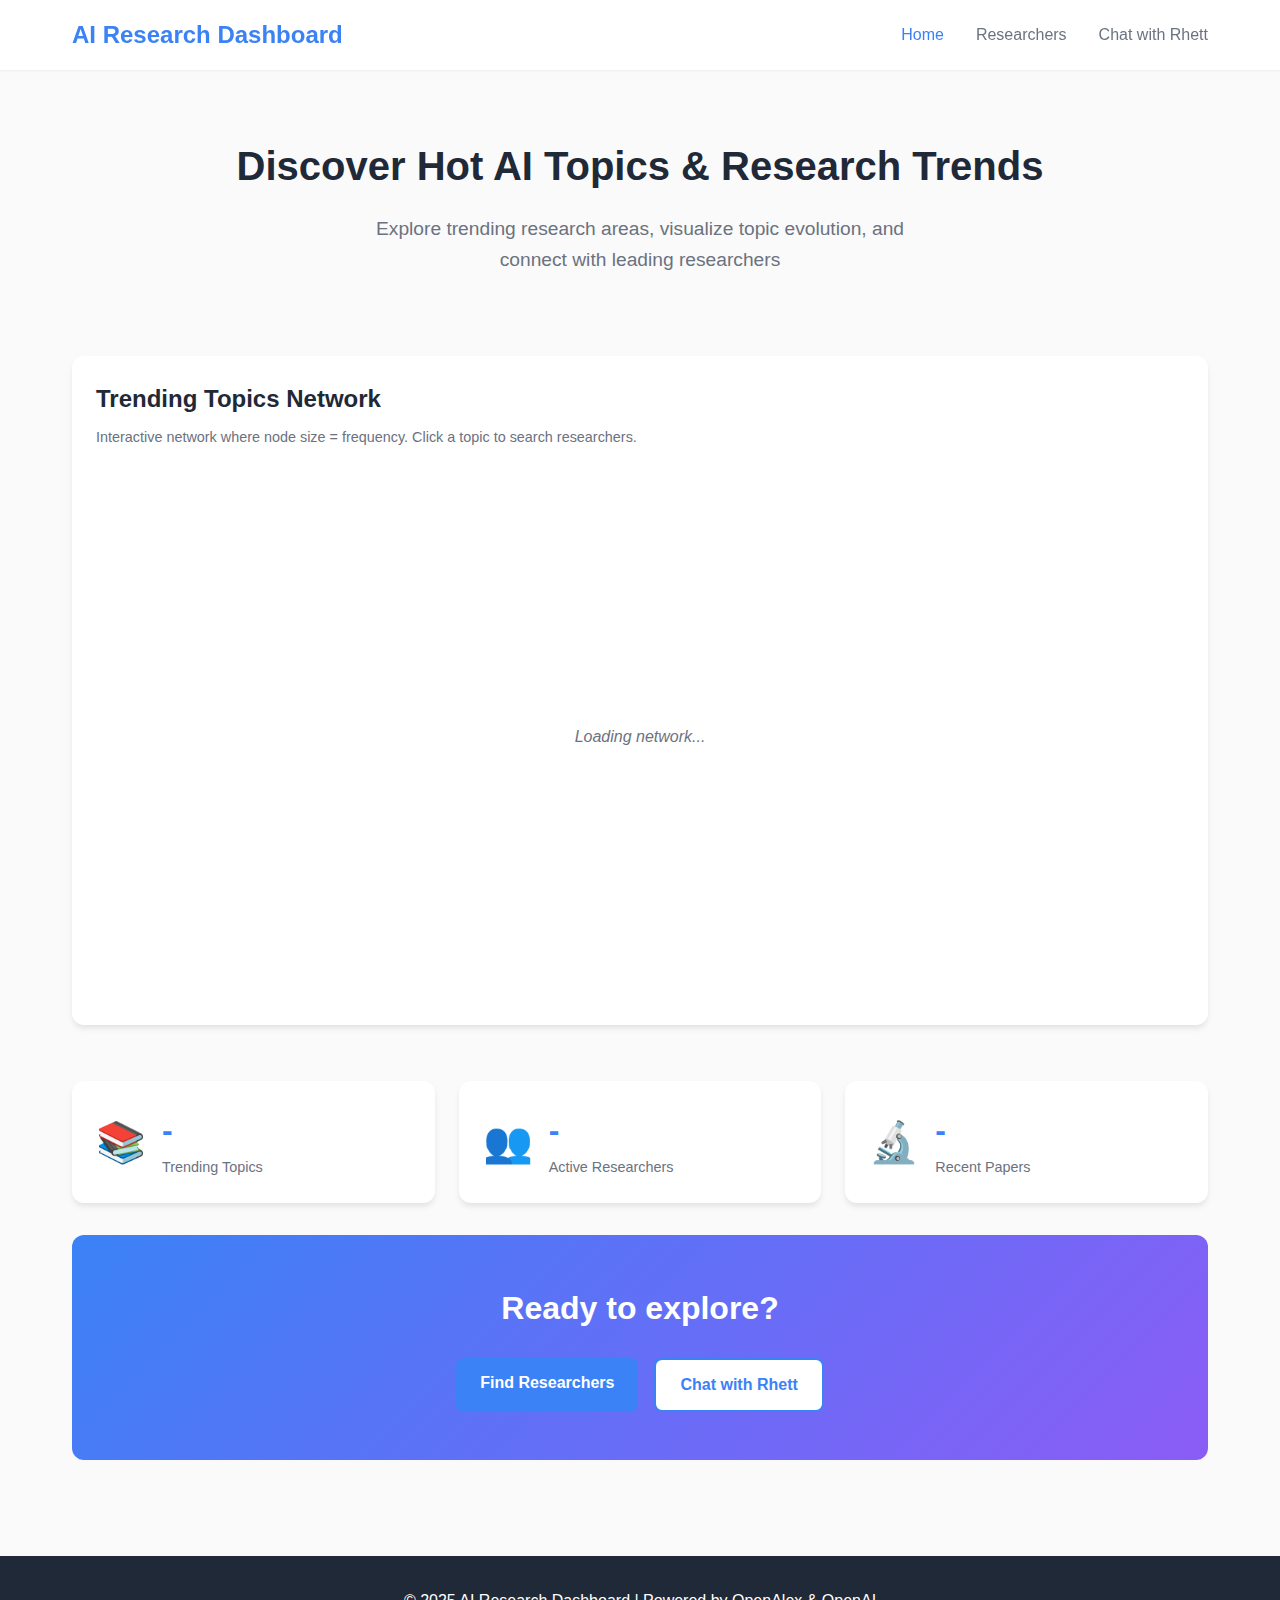
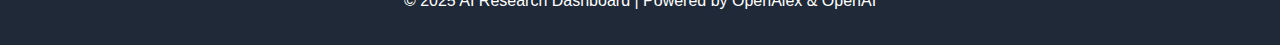
<file: frontend/index.html>
<!DOCTYPE html>
<html lang="en">
<head>
    <meta charset="UTF-8">
    <meta name="viewport" content="width=device-width, initial-scale=1.0">
    <title>AI Research Dashboard - Home</title>
    <link rel="stylesheet" href="styles.css">
    <link rel="stylesheet" href="index.css">
    <script src="https://d3js.org/d3.v7.min.js"></script>
</head>
<body>
    <nav class="navbar">
        <div class="nav-container">
            <h1 class="logo">AI Research Dashboard</h1>
            <ul class="nav-menu">
                <li><a href="index.html" class="active">Home</a></li>
                <li><a href="people.html">Researchers</a></li>
                <li><a href="chat.html">Chat with Rhett</a></li>
            </ul>
        </div>
    </nav>

    <main class="container">
        <section class="hero">
            <h2>Discover Hot AI Topics & Research Trends</h2>
            <p>Explore trending research areas, visualize topic evolution, and connect with leading researchers</p>
        </section>

        <section class="dashboard">
            <div class="dashboard-grid">
                <!-- Replaced two cards with a single network card -->
                <div class="card network-card">
                    <div class="card-header">
                        <h3>Trending Topics Network</h3>
                        <p>Interactive network where node size = frequency. Click a topic to search researchers.</p>
                    </div>
                    <div class="card-body">
                        <div id="network-container">
                            <svg id="topic-network" width="100%" height="520" aria-label="Trending topics network visualization"></svg>
                        </div>
                        <div id="network-loading" class="loading">Loading network...</div>
                    </div>
                </div>
            </div>

            <!-- Quick Stats -->
            <div class="stats-grid">
                <div class="stat-card">
                    <div class="stat-icon">📚</div>
                    <div class="stat-content">
                        <h4 id="stat-topics">-</h4>
                        <p>Trending Topics</p>
                    </div>
                </div>
                <div class="stat-card">
                    <div class="stat-icon">👥</div>
                    <div class="stat-content">
                        <h4 id="stat-researchers">-</h4>
                        <p>Active Researchers</p>
                    </div>
                </div>
                <div class="stat-card">
                    <div class="stat-icon">🔬</div>
                    <div class="stat-content">
                        <h4 id="stat-papers">-</h4>
                        <p>Recent Papers</p>
                    </div>
                </div>
            </div>

            <!-- Call to Action -->
            <div class="cta-section">
                <h3>Ready to explore?</h3>
                <div class="cta-buttons">
                    <a href="people.html" class="btn btn-primary">Find Researchers</a>
                    <a href="chat.html" class="btn btn-secondary">Chat with Rhett</a>
                </div>
            </div>
        </section>
    </main>

    <footer>
        <p>&copy; 2025 AI Research Dashboard | Powered by OpenAlex & OpenAI</p>
    </footer>

    <script type="module" src="script.js"></script>
    <script type="module">
        import { initDashboard } from './script.js';
        initDashboard();
    </script>
</body>
</html>
</file>
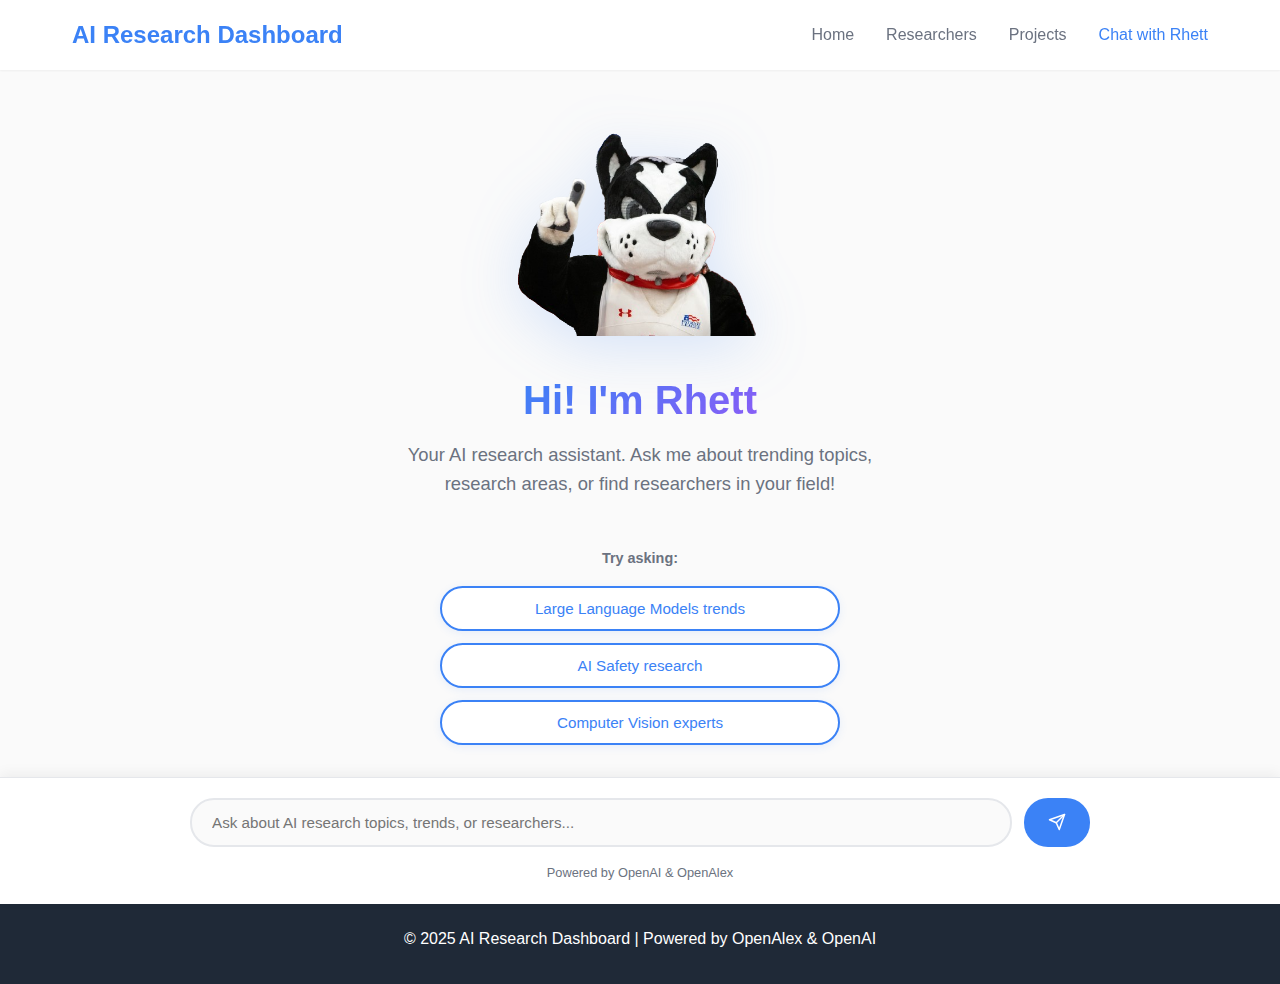
<file: frontend/chat.html>
<!DOCTYPE html>
<html lang="en">
<head>
    <meta charset="UTF-8">
    <meta name="viewport" content="width=device-width, initial-scale=1.0">
    <title>AI Research Dashboard - Chat with Rhett</title>
    <link rel="stylesheet" href="styles.css">
    <link rel="stylesheet" href="styles_chat.css">
</head>
<body>
    <nav class="navbar">
        <div class="nav-container">
            <h1 class="logo">AI Research Dashboard</h1>
            <ul class="nav-menu">
                <li><a href="index.html">Home</a></li>
                <li><a href="people.html">Researchers</a></li>
                <li><a href="projects.html">Projects</a></li>
                <li><a href="chat.html" class="active">Chat with Rhett</a></li>
            </ul>
        </div>
    </nav>

    <main class="chat-main">
        <!-- Welcome Container with Big Rhett -->
        <div class="rhett-welcome-container" id="rhett-welcome">
            <div class="rhett-welcome-content">
                <img src="assets/rhett-removebg-preview.png" alt="Rhett the Mascot" class="rhett-image-large">
                <h2 class="rhett-greeting">Hi! I'm Rhett</h2>
                <p class="rhett-subtitle">Your AI research assistant. Ask me about trending topics, research areas, or find researchers in your field!</p>
                <div class="example-questions">
                    <p class="example-label">Try asking:</p>
                    <button class="example-chip" data-query="What are the trending topics in Large Language Models?">Large Language Models trends</button>
                    <button class="example-chip" data-query="Tell me about AI Safety research">AI Safety research</button>
                    <button class="example-chip" data-query="Who are the top researchers in Computer Vision?">Computer Vision experts</button>
                </div>
            </div>
        </div>

        <!-- Chat Messages Container -->
        <div class="chat-messages-wrapper" id="chat-wrapper" style="display: none;">
            <div class="chat-messages" id="chat-messages">
                <!-- Messages will be added here dynamically -->
            </div>
        </div>

        <!-- Chat Input at Bottom -->
        <div class="chat-input-container">
            <div class="chat-input-wrapper">
                <input
                    type="text"
                    id="chat-input"
                    placeholder="Ask about AI research topics, trends, or researchers..."
                    class="chat-input"
                    autocomplete="off"
                >
                <button id="send-btn" class="btn btn-primary send-btn">
                    <svg width="20" height="20" viewBox="0 0 24 24" fill="none" stroke="currentColor" stroke-width="2" stroke-linecap="round" stroke-linejoin="round">
                        <line x1="22" y1="2" x2="11" y2="13"></line>
                        <polygon points="22 2 15 22 11 13 2 9 22 2"></polygon>
                    </svg>
                </button>
            </div>
            <div class="chat-footer">
                <small>Powered by OpenAI & OpenAlex</small>
            </div>
        </div>

        <!-- Suggested Researchers Sidebar -->
        <aside class="researchers-sidebar" id="researchers-sidebar" style="display: none;">
            <div class="sidebar-header">
                <h3>Suggested Researchers</h3>
                <button class="close-sidebar" id="close-sidebar">&times;</button>
            </div>
            <div class="sidebar-content" id="suggested-researchers">
                <!-- Researcher cards will be added here -->
            </div>
        </aside>

        <!-- Reopen Sidebar Button (shown when sidebar is closed) -->
        <button class="reopen-sidebar-btn" id="reopen-sidebar" style="display: none;">
            <svg width="20" height="20" viewBox="0 0 24 24" fill="none" stroke="currentColor" stroke-width="2" stroke-linecap="round" stroke-linejoin="round">
                <path d="M17 21v-2a4 4 0 0 0-4-4H5a4 4 0 0 0-4 4v2"></path>
                <circle cx="9" cy="7" r="4"></circle>
                <path d="M23 21v-2a4 4 0 0 0-3-3.87"></path>
                <path d="M16 3.13a4 4 0 0 1 0 7.75"></path>
            </svg>
            <span class="researcher-count" id="researcher-count"></span>
        </button>
    </main>

    <footer>
        <p>&copy; 2025 AI Research Dashboard | Powered by OpenAlex & OpenAI</p>
    </footer>

    <script type="module" src="script.js"></script>
    <script type="module">
        import { initChatPage } from './script.js';
        initChatPage();
    </script>
</body>
</html>
</file>
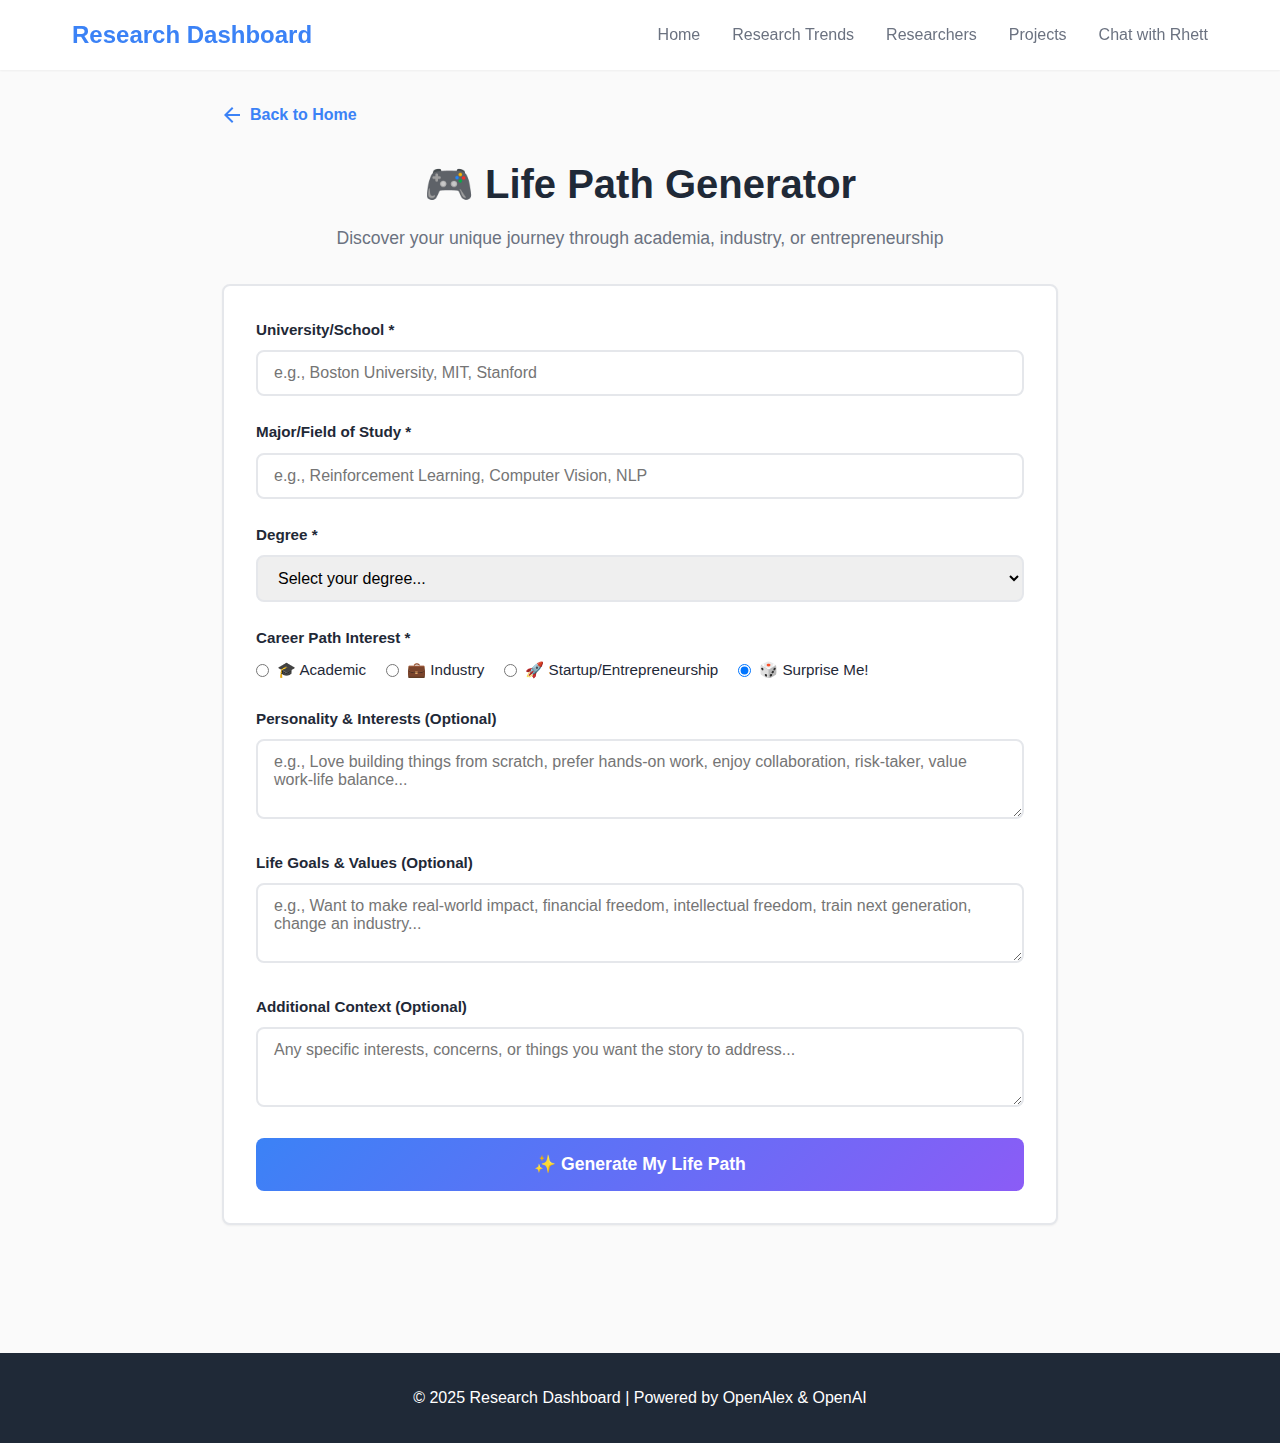
<file: frontend/lifepath.html>
<!DOCTYPE html>
<html lang="en">
<head>
    <meta charset="UTF-8">
    <meta name="viewport" content="width=device-width, initial-scale=1.0">
    <title>Life Path Generator - Research Dashboard</title>
    <link rel="stylesheet" href="styles.css">
    <style>
        .lifepath-container {
            max-width: 900px;
            margin: 0 auto;
            padding: 2rem;
        }

        .lifepath-header {
            text-align: center;
            margin-bottom: 2rem;
        }

        .back-button {
            display: inline-flex;
            align-items: center;
            gap: 0.5rem;
            color: var(--primary-color);
            text-decoration: none;
            font-weight: 600;
            margin-bottom: 1.5rem;
            transition: color 0.2s;
        }

        .back-button:hover {
            color: var(--secondary-color);
        }

        .lifepath-title {
            font-size: 2.5rem;
            color: var(--dark-color);
            margin-bottom: 0.5rem;
        }

        .lifepath-subtitle {
            color: var(--text-secondary);
            margin-bottom: 2rem;
            font-size: 1.1rem;
        }

        .form-section {
            background: white;
            padding: 2rem;
            border-radius: var(--radius);
            margin-bottom: 2rem;
            border: 2px solid var(--border-color);
            box-shadow: var(--shadow-sm);
        }

        .form-group {
            margin-bottom: 1.5rem;
        }

        .form-group label {
            display: block;
            margin-bottom: 0.5rem;
            color: var(--dark-color);
            font-weight: 600;
            font-size: 0.95rem;
        }

        .form-group input[type="text"],
        .form-group select,
        .form-group textarea {
            width: 100%;
            padding: 0.75rem 1rem;
            border: 2px solid var(--border-color);
            border-radius: var(--radius);
            font-size: 1rem;
            transition: border-color 0.3s;
            font-family: inherit;
        }

        .form-group input:focus,
        .form-group select:focus,
        .form-group textarea:focus {
            outline: none;
            border-color: var(--primary-color);
        }

        .form-group textarea {
            resize: vertical;
            min-height: 80px;
        }

        .radio-group {
            display: flex;
            gap: 20px;
            flex-wrap: wrap;
        }

        .radio-option {
            display: flex;
            align-items: center;
            gap: 8px;
        }

        .radio-option input[type="radio"] {
            width: auto;
            cursor: pointer;
        }

        .radio-option label {
            margin: 0;
            cursor: pointer;
            font-weight: 500;
        }

        .submit-btn {
            width: 100%;
            padding: 1rem 2rem;
            background: linear-gradient(135deg, var(--primary-color), var(--secondary-color));
            color: white;
            border: none;
            border-radius: var(--radius);
            font-size: 1.1rem;
            font-weight: 600;
            cursor: pointer;
            transition: transform 0.2s, box-shadow 0.2s;
        }

        .submit-btn:hover {
            transform: translateY(-2px);
            box-shadow: var(--shadow-lg);
        }

        .submit-btn:active {
            transform: translateY(0);
        }

        .submit-btn:disabled {
            background: #ccc;
            cursor: not-allowed;
            transform: none;
        }

        .loading {
            display: none;
            text-align: center;
            padding: 40px;
            color: #4A90E2;
        }

        .loading.active {
            display: block;
        }

        .spinner {
            border: 4px solid #f3f3f3;
            border-top: 4px solid #4A90E2;
            border-radius: 50%;
            width: 50px;
            height: 50px;
            animation: spin 1s linear infinite;
            margin: 0 auto 20px;
        }

        @keyframes spin {
            0% { transform: rotate(0deg); }
            100% { transform: rotate(360deg); }
        }

        .result {
            display: none;
            margin-top: 2rem;
            padding: 2rem;
            background: white;
            border-radius: var(--radius);
            border: 2px solid var(--border-color);
            border-left: 5px solid var(--primary-color);
            box-shadow: var(--shadow-sm);
        }

        .result.active {
            display: block;
        }

        .result-content {
            color: var(--dark-color);
            line-height: 1.9;
            font-size: 1.05rem;
        }

        .result-content h1,
        .result-content h2,
        .result-content h3 {
            color: var(--primary-color);
            margin-top: 2rem;
            margin-bottom: 1rem;
            line-height: 1.3;
        }

        .result-content h1 {
            font-size: 1.9rem;
            border-bottom: 3px solid var(--primary-color);
            padding-bottom: 0.75rem;
            margin-top: 0;
        }

        .result-content h2 {
            font-size: 1.5rem;
            margin-top: 2rem;
        }

        .result-content h3 {
            font-size: 1.2rem;
            margin-top: 1.5rem;
        }

        .result-content p {
            margin-bottom: 15px;
        }

        .result-content code {
            background: #f4f4f4;
            color: #333;
            padding: 12px 15px;
            border-radius: 6px;
            display: block;
            margin: 20px 0;
            overflow-x: auto;
            font-family: 'Courier New', monospace;
            font-size: 0.9em;
            line-height: 1.6;
            border-left: 3px solid #4A90E2;
        }

        .result-content ul,
        .result-content ol {
            margin-left: 25px;
            margin-top: 12px;
            margin-bottom: 15px;
        }

        .result-content li {
            margin-bottom: 10px;
            line-height: 1.7;
        }

        .result-content blockquote {
            border-left: 4px solid #4A90E2;
            padding-left: 20px;
            padding-top: 5px;
            padding-bottom: 5px;
            margin: 20px 0;
            font-style: italic;
            color: #555;
            background: #f8f9fa;
            border-radius: 4px;
        }

        .result-content strong {
            color: #2E5C8A;
            font-weight: 600;
        }

        .result-content hr {
            border: none;
            border-top: 2px solid #e0e0e0;
            margin: 30px 0;
        }

        .error {
            display: none;
            padding: 1rem;
            background: #fee;
            border-left: 5px solid #f44336;
            border-radius: var(--radius);
            color: #c33;
            margin-top: 1.5rem;
        }

        .error.active {
            display: block;
        }

        .copy-button {
            width: auto;
            padding: 0.65rem 1.5rem;
            margin-top: 1rem;
            background: #28a745;
            font-size: 0.9rem;
            border: none;
            border-radius: var(--radius);
            color: white;
            cursor: pointer;
            font-weight: 600;
            transition: background 0.2s;
        }

        .copy-button:hover {
            background: #218838;
        }

        @media (max-width: 768px) {
            .lifepath-container {
                padding: 1rem;
            }

            .lifepath-title {
                font-size: 2rem;
            }

            .lifepath-subtitle {
                font-size: 1rem;
            }

            .form-section {
                padding: 1.5rem;
            }

            .radio-group {
                flex-direction: column;
                gap: 1rem;
            }
        }
    </style>
</head>
<body>
    <nav class="navbar">
        <div class="nav-container">
            <h1 class="logo">Research Dashboard</h1>
            <ul class="nav-menu">
                <li><a href="index.html">Home</a></li>
                <li><a href="research.html">Research Trends</a></li>
                <li><a href="people.html">Researchers</a></li>
                <li><a href="projects.html">Projects</a></li>
                <li><a href="chat.html">Chat with Rhett</a></li>
            </ul>
        </div>
    </nav>

    <main class="container lifepath-container">
        <a href="index.html" class="back-button">
            <svg width="20" height="20" viewBox="0 0 20 20" fill="currentColor">
                <path d="M10 18l-8-8 8-8 1.4 1.4L5.8 9H18v2H5.8l5.6 5.6L10 18z"/>
            </svg>
            Back to Home
        </a>

        <div class="lifepath-header">
            <h1 class="lifepath-title">🎮 Life Path Generator</h1>
            <p class="lifepath-subtitle">Discover your unique journey through academia, industry, or entrepreneurship</p>
        </div>

        <form id="pathForm" class="form-section">
            <!-- <div class="form-group">
                <label for="apiKey">OpenAI API Key *</label>
                <input type="password" id="apiKey" placeholder="sk-..." required>
            </div> -->

            <div class="form-group">
                <label for="school">University/School *</label>
                <input type="text" id="school" placeholder="e.g., Boston University, MIT, Stanford" required>
            </div>

            <div class="form-group">
                <label for="major">Major/Field of Study *</label>
                <input type="text" id="major" placeholder="e.g., Reinforcement Learning, Computer Vision, NLP" required>
            </div>

            <div class="form-group">
                <label for="degree">Degree *</label>
                <select id="degree" required>
                    <option value="">Select your degree...</option>
                    <option value="PhD">PhD</option>
                    <option value="Master's">Master's</option>
                    <option value="Undergraduate">Undergraduate</option>
                </select>
            </div>

            <div class="form-group">
                <label>Career Path Interest *</label>
                <div class="radio-group">
                    <div class="radio-option">
                        <input type="radio" id="academic" name="path" value="academic" required>
                        <label for="academic">🎓 Academic</label>
                    </div>
                    <div class="radio-option">
                        <input type="radio" id="industry" name="path" value="industry">
                        <label for="industry">💼 Industry</label>
                    </div>
                    <div class="radio-option">
                        <input type="radio" id="startup" name="path" value="startup">
                        <label for="startup">🚀 Startup/Entrepreneurship</label>
                    </div>
                    <div class="radio-option">
                        <input type="radio" id="random" name="path" value="random" checked>
                        <label for="random">🎲 Surprise Me!</label>
                    </div>
                </div>
            </div>

            <div class="form-group">
                <label for="personality">Personality & Interests (Optional)</label>
                <textarea id="personality" placeholder="e.g., Love building things from scratch, prefer hands-on work, enjoy collaboration, risk-taker, value work-life balance..."></textarea>
            </div>

            <div class="form-group">
                <label for="goals">Life Goals & Values (Optional)</label>
                <textarea id="goals" placeholder="e.g., Want to make real-world impact, financial freedom, intellectual freedom, train next generation, change an industry..."></textarea>
            </div>

            <div class="form-group">
                <label for="specialNotes">Additional Context (Optional)</label>
                <textarea id="specialNotes" placeholder="Any specific interests, concerns, or things you want the story to address..."></textarea>
            </div>

            <button type="submit" class="submit-btn">✨ Generate My Life Path</button>
        </form>

        <div class="loading" id="loading">
            <div class="spinner"></div>
            <p>Crafting your unique life path story... This may take 30-60 seconds ⏳</p>
        </div>

        <div class="error" id="error"></div>

        <div class="result" id="result">
            <button class="copy-button" onclick="copyResult()">📋 Copy to Clipboard</button>
            <div class="result-content" id="resultContent"></div>
        </div>
    </main>

    <footer>
        <p>&copy; 2025 Research Dashboard | Powered by OpenAlex & OpenAI</p>
    </footer>

    <script>
        const form = document.getElementById('pathForm');
        const loading = document.getElementById('loading');
        const result = document.getElementById('result');
        const resultContent = document.getElementById('resultContent');
        const errorDiv = document.getElementById('error');

        form.addEventListener('submit', async (e) => {
            e.preventDefault();
            
            // Get form values
            const school = document.getElementById('school').value.trim();
            const major = document.getElementById('major').value.trim();
            const degree = document.getElementById('degree').value;
            const pathPreference = document.querySelector('input[name="path"]:checked').value;
            const personality = document.getElementById('personality').value.trim();
            const goals = document.getElementById('goals').value.trim();
            const specialNotes = document.getElementById('specialNotes').value.trim();

            // Hide previous results and errors
            result.classList.remove('active');
            errorDiv.classList.remove('active');
            loading.classList.add('active');

            try {
                const story = await generateLifePath({
                    school,
                    major,
                    degree,
                    pathPreference,
                    personality,
                    goals,
                    specialNotes
                });

                // Display result
                resultContent.innerHTML = formatMarkdown(story);
                result.classList.add('active');
                loading.classList.remove('active');

                // Scroll to result
                result.scrollIntoView({ behavior: 'smooth', block: 'start' });

            } catch (error) {
                loading.classList.remove('active');
                errorDiv.textContent = `Error: ${error.message}`;
                errorDiv.classList.add('active');
            }
        });

        async function generateLifePath(data) {
            const { school, major, degree, pathPreference, personality, goals, specialNotes } = data;

            // Call backend API instead of OpenAI directly
            const response = await fetch('http://localhost:8000/api/lifepath', {
                method: 'POST',
                headers: {
                    'Content-Type': 'application/json'
                },
                body: JSON.stringify({
                    school,
                    major,
                    degree,
                    pathPreference,
                    personality,
                    goals,
                    specialNotes
                })
            });

            if (!response.ok) {
                const errorData = await response.json();
                throw new Error(errorData.detail || 'Failed to generate life path');
            }

            const responseData = await response.json();
            return responseData.story;
        }


        function formatMarkdown(text) {
            // Basic markdown to HTML conversion
            let html = text;

            // Code blocks (before other processing)
            html = html.replace(/```(\w+)?\n([\s\S]*?)```/g, '<code>$2</code>');

            // Headers (must be at start of line)
            html = html.replace(/^### (.*$)/gim, '<h3>$1</h3>');
            html = html.replace(/^## (.*$)/gim, '<h2>$1</h2>');
            html = html.replace(/^# (.*$)/gim, '<h1>$1</h1>');

            // Horizontal rules
            html = html.replace(/^---$/gim, '<hr>');

            // Bold and italic
            html = html.replace(/\*\*\*(.*?)\*\*\*/g, '<strong><em>$1</em></strong>');
            html = html.replace(/\*\*(.*?)\*\*/g, '<strong>$1</strong>');
            html = html.replace(/\*(.*?)\*/g, '<em>$1</em>');

            // Blockquotes
            html = html.replace(/^> (.*$)/gim, '<blockquote>$1</blockquote>');

            // Lists - unordered
            html = html.replace(/^\- (.*$)/gim, '<li>$1</li>');
            html = html.replace(/^\* (.*$)/gim, '<li>$1</li>');
            
            // Wrap consecutive list items in ul
            html = html.replace(/(<li>.*<\/li>\n?)+/g, function(match) {
                return '<ul>' + match + '</ul>';
            });

            // Ordered lists
            html = html.replace(/^\d+\. (.*$)/gim, '<li>$1</li>');
            html = html.replace(/(<li>.*<\/li>\n?)+/g, function(match) {
                if (!match.includes('<ul>')) {
                    return '<ol>' + match + '</ol>';
                }
                return match;
            });

            // Paragraphs - convert double line breaks to paragraph breaks
            html = html.split('\n\n').map(para => {
                para = para.trim();
                // Don't wrap if it's already a heading, list, code block, etc.
                if (para && !para.match(/^<(h\d|ul|ol|blockquote|code|hr)/)) {
                    return '<p>' + para.replace(/\n/g, '<br>') + '</p>';
                }
                return para;
            }).join('\n');

            return html;
        }

        function copyResult() {
            const text = resultContent.innerText;
            navigator.clipboard.writeText(text).then(() => {
                const btn = event.target;
                const originalText = btn.textContent;
                btn.textContent = '✅ Copied!';
                setTimeout(() => {
                    btn.textContent = originalText;
                }, 2000);
            });
        }
    </script>
</body>
</html>
</file>
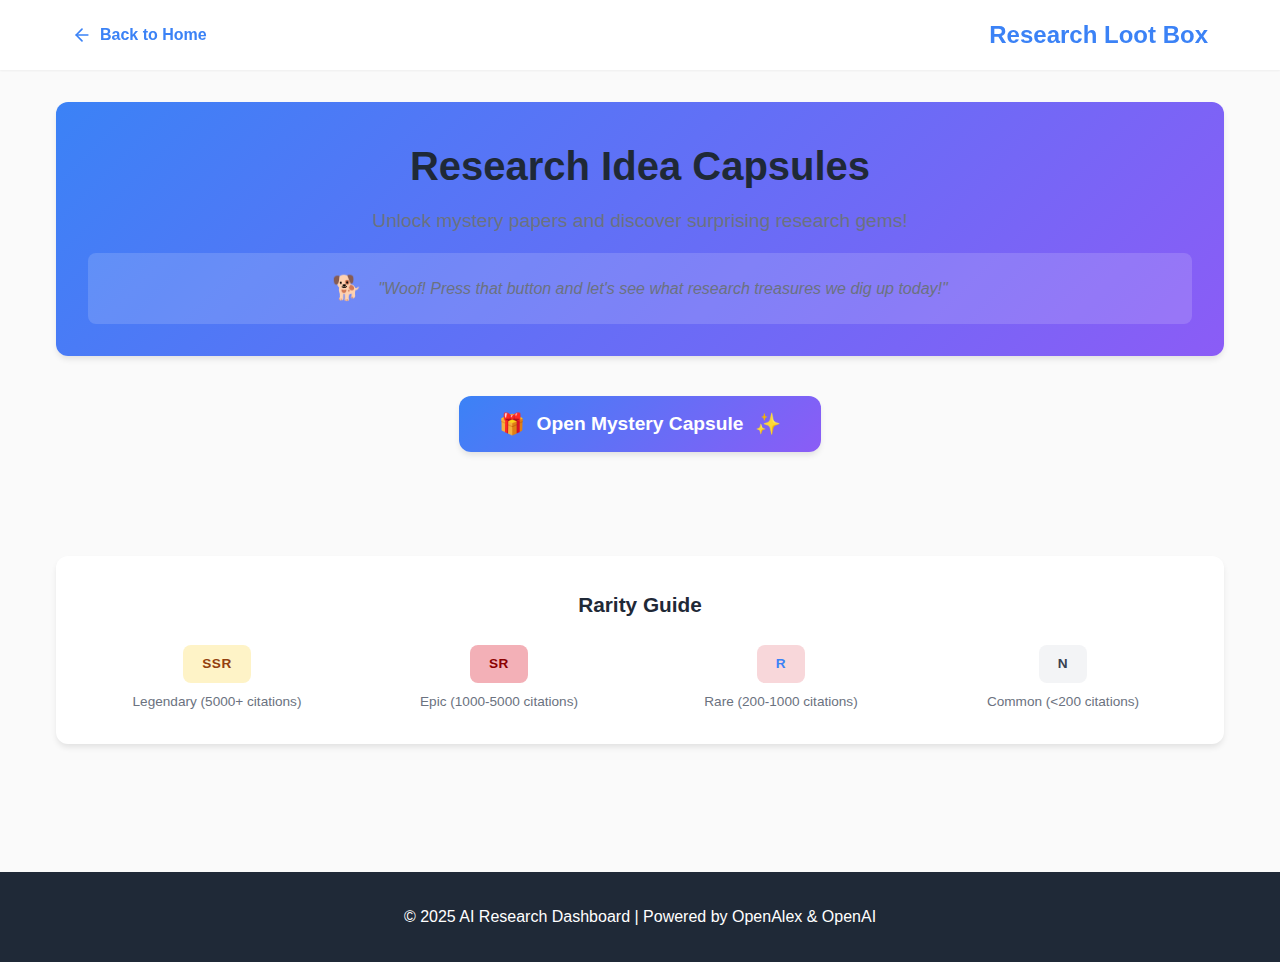
<file: frontend/lootbox.html>
<!DOCTYPE html>
<html lang="en">
<head>
    <meta charset="UTF-8">
    <meta name="viewport" content="width=device-width, initial-scale=1.0">
    <title>Research Loot Box - Idea Capsules</title>
    <link rel="stylesheet" href="styles.css">
    <link rel="stylesheet" href="lootbox.css">
</head>
<body>
    <nav class="navbar">
        <div class="nav-container">
            <a href="index.html" style="display: flex; align-items: center; gap: 0.5rem; text-decoration: none; color: var(--primary-color); font-weight: 600;">
                <svg width="20" height="20" viewBox="0 0 24 24" fill="none" stroke="currentColor" stroke-width="2" stroke-linecap="round" stroke-linejoin="round">
                    <line x1="19" y1="12" x2="5" y2="12"></line>
                    <polyline points="12 19 5 12 12 5"></polyline>
                </svg>
                Back to Home
            </a>
            <h1 class="logo">Research Loot Box</h1>
        </div>
    </nav>

    <main class="container lootbox-container">
        <section class="hero lootbox-hero">
            <h2>Research Idea Capsules</h2>
            <p>Unlock mystery papers and discover surprising research gems!</p>
            <div class="mascot-message">
                <span class="mascot-icon">🐕</span>
                <p>"Woof! Press that button and let's see what research treasures we dig up today!"</p>
            </div>
        </section>

        <section class="lootbox-controls">
            <button id="openLootboxBtn" class="lootbox-button">
                <span class="btn-icon">🎁</span>
                <span class="btn-text">Open Mystery Capsule</span>
                <span class="btn-sparkle">✨</span>
            </button>
        </section>

        <section id="cardsContainer" class="cards-container">
            <!-- Cards will be dynamically inserted here -->
        </section>

        <section id="loadingState" class="loading-state" style="display: none;">
            <div class="loading-spinner"></div>
            <p>Opening your mystery capsule...</p>
        </section>

        <section class="rarity-legend">
            <h3>Rarity Guide</h3>
            <div class="legend-grid">
                <div class="legend-item">
                    <div class="legend-badge ssr">SSR</div>
                    <p>Legendary (5000+ citations)</p>
                </div>
                <div class="legend-item">
                    <div class="legend-badge sr">SR</div>
                    <p>Epic (1000-5000 citations)</p>
                </div>
                <div class="legend-item">
                    <div class="legend-badge r">R</div>
                    <p>Rare (200-1000 citations)</p>
                </div>
                <div class="legend-item">
                    <div class="legend-badge n">N</div>
                    <p>Common (<200 citations)</p>
                </div>
            </div>
        </section>
    </main>

    <footer>
        <p>&copy; 2025 AI Research Dashboard | Powered by OpenAlex & OpenAI</p>
    </footer>

    <script src="lootbox.js"></script>
</body>
</html>
</file>
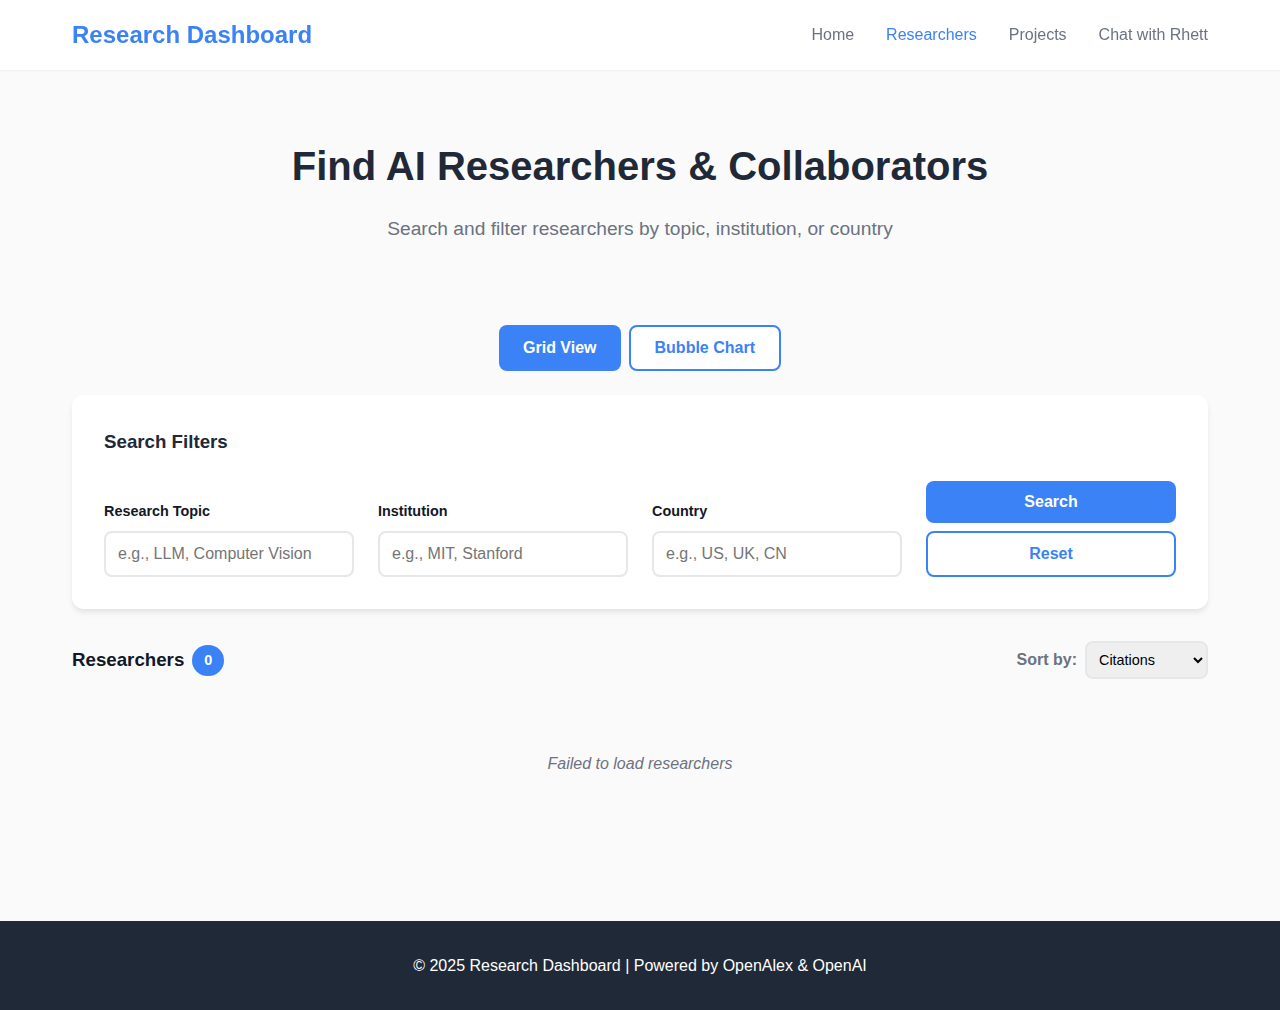
<file: frontend/people.html>
<!DOCTYPE html>
<html lang="en">
<head>
    <meta charset="UTF-8">
    <meta name="viewport" content="width=device-width, initial-scale=1.0">
    <title>Research Dashboard - Researchers</title>
    <link rel="stylesheet" href="styles.css">
    <link rel="stylesheet" href="people_bubble.css">
    <!-- D3.js for bubble chart -->
    <script src="https://d3js.org/d3.v7.min.js"></script>
</head>
<body>
    <nav class="navbar">
        <div class="nav-container">
            <h1 class="logo">Research Dashboard</h1>
            <ul class="nav-menu">
                <li><a href="index.html">Home</a></li>
                <li><a href="people.html" class="active">Researchers</a></li>
                <li><a href="projects.html">Projects</a></li>
                <li><a href="chat.html">Chat with Rhett</a></li>
            </ul>
        </div>
    </nav>

    <main class="container">
        <section class="hero">
            <h2>Find AI Researchers & Collaborators</h2>
            <p>Search and filter researchers by topic, institution, or country</p>
        </section>

        <!-- View Toggle -->
        <div class="view-toggle">
            <button id="grid-view-btn" class="btn btn-primary">Grid View</button>
            <button id="bubble-view-btn" class="btn btn-secondary">Bubble Chart</button>
        </div>

        <!-- Bubble Chart Section (Initially Hidden) -->
        <section id="bubble-section" class="bubble-container" style="display: none;">
            <!-- Topic Input -->
            <div id="topic-prompt" class="topic-prompt">
                <input id="topic-input" placeholder="Enter research topic (e.g., AI, Machine Learning, Computer Vision)..." />
                <button id="topic-submit" class="btn btn-primary">Show Network</button>
            </div>

            <!-- Controls -->
            <div id="controls" class="bubble-controls" style="display: none;">
                <button id="back-btn" class="btn btn-secondary">Back</button>
                <span id="current-topic" class="current-topic"></span>
                <span id="node-count" style="color:var(--text-secondary)"></span>
            </div>

            <!-- Loading -->
            <div id="loading" class="loading" style="display:none;">
                <div class="loader"></div>
                <div class="loading-text">Loading researchers…</div>
            </div>

            <!-- Visualization -->
            <div id="viz-container" class="viz-container" style="display: none;">
                <svg id="bubble-svg"></svg>
            </div>

            <!-- Message -->
            <div id="message" class="bubble-message" style="display:none;"></div>
        </section>

        <!-- Search & Filter Section -->
        <section class="filters-section">
            <div class="filters-card">
                <h3>Search Filters</h3>
                <div class="filter-grid">
                    <div class="filter-group">
                        <label for="topic-filter">Research Topic</label>
                        <input
                            type="text"
                            id="topic-filter"
                            placeholder="e.g., LLM, Computer Vision"
                            class="filter-input"
                        >
                    </div>
                    <div class="filter-group">
                        <label for="institution-filter">Institution</label>
                        <input
                            type="text"
                            id="institution-filter"
                            placeholder="e.g., MIT, Stanford"
                            class="filter-input"
                        >
                    </div>
                    <div class="filter-group">
                        <label for="country-filter">Country</label>
                        <input
                            type="text"
                            id="country-filter"
                            placeholder="e.g., US, UK, CN"
                            class="filter-input"
                        >
                    </div>
                    <div class="filter-group">
                        <button id="search-btn" class="btn btn-primary">Search</button>
                        <button id="reset-btn" class="btn btn-secondary">Reset</button>
                    </div>
                </div>
            </div>
        </section>

        <!-- Results Section -->
        <section class="results-section">
            <div class="results-header">
                <h3>Researchers <span id="results-count" class="count-badge">0</span></h3>
                <div class="sort-options">
                    <label>Sort by:</label>
                    <select id="sort-select">
                        <option value="citations">Citations</option>
                        <option value="name">Name</option>
                        <option value="works">Works Count</option>
                    </select>
                </div>
            </div>

            <div id="researchers-loading" class="loading">Loading researchers...</div>
            <div id="researchers-grid" class="researchers-grid"></div>
            <div id="no-results" class="no-results" style="display: none;">
                <p>No researchers found matching your criteria. Try adjusting your filters.</p>
            </div>
        </section>
    </main>

    <footer>
        <p>&copy; 2025 Research Dashboard | Powered by OpenAlex & OpenAI</p>
    </footer>

    <script type="module" src="script.js"></script>
    <script type="module">
        import { initPeoplePage } from './script.js';
        initPeoplePage();
    </script>

    <!-- Bubble Chart Script -->
    <script src="bubble_chart.js"></script>
</body>
</html>
</file>
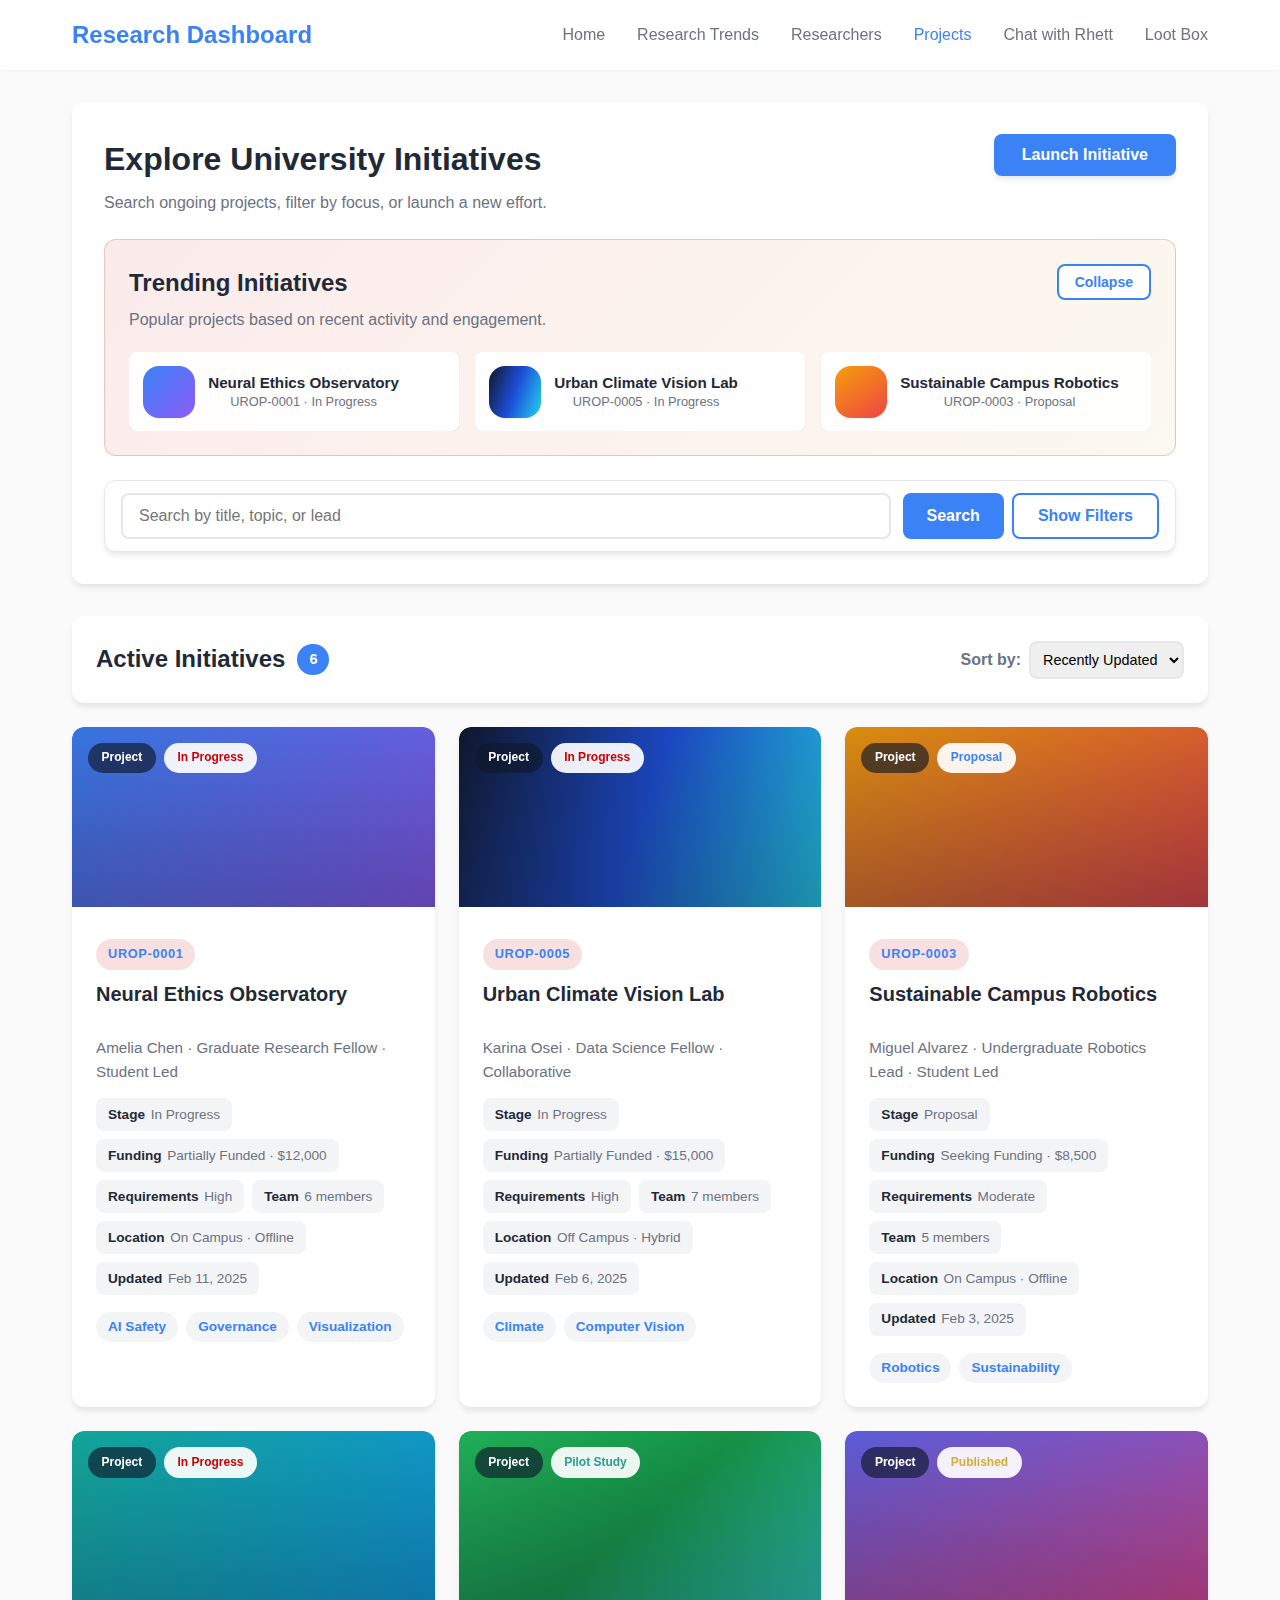
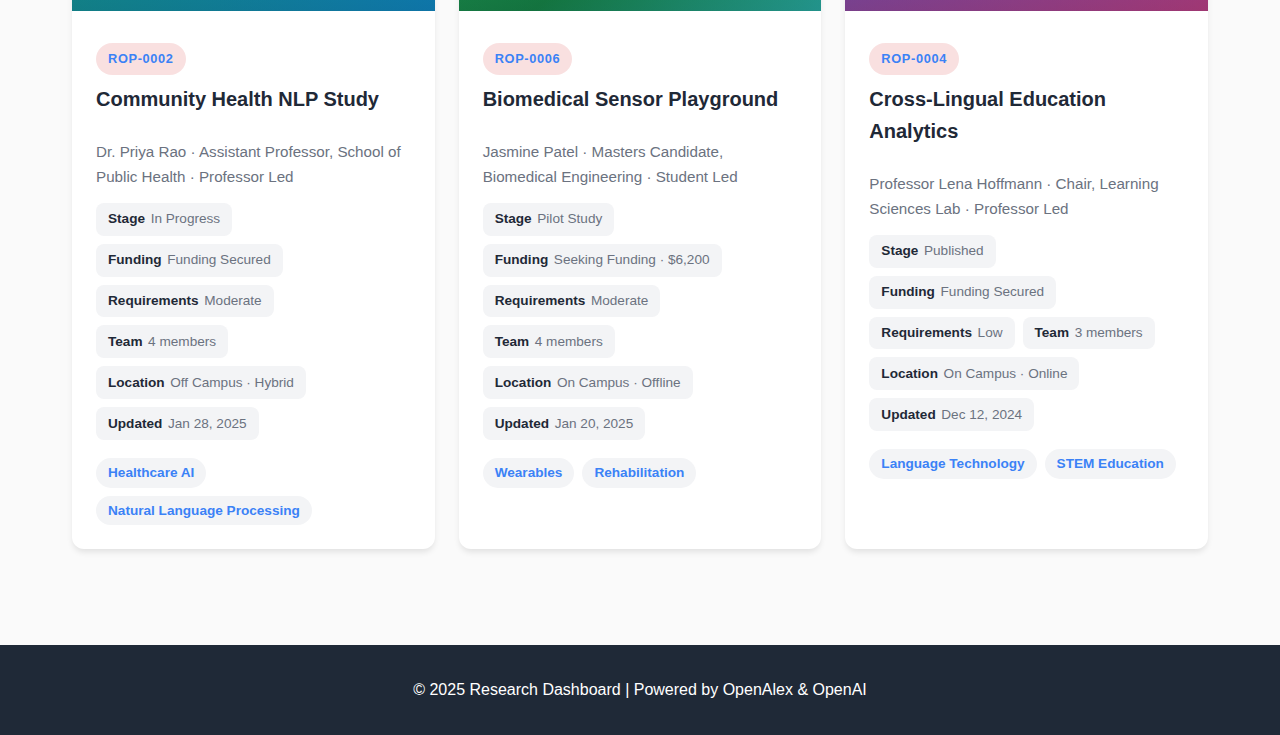
<file: frontend/projects.html>
<!DOCTYPE html>
<html lang="en">
<head>
    <meta charset="UTF-8">
    <meta name="viewport" content="width=device-width, initial-scale=1.0">
    <title>Research Dashboard - Projects</title>
    <link rel="stylesheet" href="styles.css">
    <link rel="stylesheet" href="projects.css">
</head>
<body>
    <nav class="navbar">
        <div class="nav-container">
            <h1 class="logo">Research Dashboard</h1>
            <ul class="nav-menu">
                <li><a href="index.html">Home</a></li>
                <li><a href="research.html">Research Trends</a></li>
                <li><a href="people.html">Researchers</a></li>
                <li><a href="projects.html" class="active">Projects</a></li>
                <li><a href="chat.html">Chat with Rhett</a></li>
                <li><a href="lootbox.html">Loot Box</a></li>
            </ul>
        </div>
    </nav>

    <main class="projects-container">
        <section class="projects-header">
            <div class="projects-header-top">
                <div>
                    <h2>Explore University Initiatives</h2>
                    <p>Search ongoing projects, filter by focus, or launch a new effort.</p>
                </div>
                <div class="projects-header-actions">
                    <button class="btn btn-primary" id="project-launch-btn">Launch Initiative</button>
                </div>
            </div>

            <section class="projects-trending" id="projects-trending">
                <div class="trending-header">
                    <div>
                        <h3>Trending Initiatives</h3>
                        <p>Popular projects based on recent activity and engagement.</p>
                    </div>
                    <button class="btn btn-secondary btn-sm" id="trending-toggle" aria-expanded="true">
                        Collapse
                    </button>
                </div>
                <div class="trending-content" id="trending-content">
                    <div class="trending-list" id="trending-list">
                        <div class="trending-empty">Loading trending projects...</div>
                    </div>
                </div>
            </section>

            <div class="projects-controls">
                <div class="projects-search">
                    <input
                        type="text"
                        id="project-search-input"
                        placeholder="Search by title, topic, or lead"
                        aria-label="Search initiatives"
                    >
                    <div class="search-actions">
                        <button class="btn btn-primary" id="project-search-btn">Search</button>
                        <button class="btn btn-secondary filter-toggle" id="project-filter-btn" aria-expanded="false">Show Filters</button>
                    </div>
                </div>

                <div class="projects-filters collapsed" id="project-filters">
                    <div class="filters-grid">
                        <div class="filter-group">
                            <label for="project-topic-filter">Topic</label>
                            <select id="project-topic-filter">
                                <option value="">All Topics</option>
                                <option value="african-american-studies">African American Studies</option>
                                <option value="american-studies">American Studies</option>
                                <option value="anatomy">Anatomy</option>
                                <option value="artificial-intelligence">Artificial Intelligence</option>
                                <option value="biochemistry">Biochemistry</option>
                                <option value="biology">Biology</option>
                                <option value="biomedical">Biomedical</option>
                                <option value="business">Business</option>
                                <option value="communications">Communications</option>
                                <option value="computer-science">Computer Science</option>
                                <option value="data-sciences">Data Sciences</option>
                                <option value="economics">Economics</option>
                                <option value="education">Education</option>
                                <option value="engineering">Engineering</option>
                                <option value="health">Health</option>
                                <option value="higher-education">Higher Education</option>
                                <option value="history">History</option>
                                <option value="hospitality">Hospitality</option>
                                <option value="humanities">Humanities</option>
                                <option value="immunology">Immunology</option>
                                <option value="japanese-language">Japanese Language</option>
                                <option value="linguistics-language-sciences">Linguistics &amp; Language Sciences</option>
                                <option value="literature">Literature</option>
                                <option value="mathematics">Mathematics</option>
                                <option value="medicine">Medicine</option>
                                <option value="neuroscience">Neuroscience</option>
                                <option value="ophthalmology">Ophthalmology</option>
                                <option value="pediatrics">Pediatrics</option>
                                <option value="pharmacology">Pharmacology</option>
                                <option value="physical-therapy">Physical Therapy</option>
                                <option value="political-science">Political Science</option>
                                <option value="psychology">Psychology</option>
                                <option value="public-health">Public Health</option>
                                <option value="social-science">Social Science</option>
                                <option value="sociology">Sociology</option>
                                <option value="speech-language-hearing-sciences">Speech, Language, and Hearing Sciences</option>
                            </select>
                        </div>
                        <div class="filter-group">
                            <label for="project-stage-filter">Stage</label>
                            <select id="project-stage-filter">
                                <option value="">Any</option>
                                <option value="proposal">Proposal</option>
                                <option value="in-progress">In Progress</option>
                                <option value="pilot">Pilot Study</option>
                                <option value="finished">Finished</option>
                                <option value="published">Published</option>
                            </select>
                        </div>
                        <div class="filter-group">
                            <label for="project-launch-filter">Launch Type</label>
                            <select id="project-launch-filter">
                                <option value="">Any Type</option>
                                <option value="project">Project</option>
                                <option value="research">Research</option>
                                <option value="lab">Lab</option>
                            </select>
                        </div>
                        <div class="filter-group">
                            <label for="project-lead-filter">Lead Type</label>
                            <select id="project-lead-filter">
                                <option value="">Any Lead</option>
                                <option value="student-led">Student-led</option>
                                <option value="professor-led">Professor-led</option>
                                <option value="collaborative">Student &amp; Professor Collaboration</option>
                                <option value="other">Other</option>
                            </select>
                        </div>
                        <div class="filter-group">
                            <label for="project-campus-filter">Location</label>
                            <select id="project-campus-filter">
                                <option value="">Any Location</option>
                                <option value="on-campus">On Campus</option>
                                <option value="off-campus">Off Campus</option>
                            </select>
                        </div>
                        <div class="filter-group">
                            <label for="project-mode-filter">Mode</label>
                            <select id="project-mode-filter">
                                <option value="">Any Mode</option>
                                <option value="online">Online</option>
                                <option value="offline">Offline</option>
                                <option value="hybrid">Hybrid</option>
                            </select>
                        </div>
                        <div class="filter-group">
                            <label for="project-funding-filter">Funding Status</label>
                            <select id="project-funding-filter">
                                <option value="">Any Status</option>
                                <option value="seeking">Seeking Funding</option>
                                <option value="partial">Partially Funded</option>
                                <option value="secured">Funding Secured</option>
                            </select>
                        </div>
                        <div class="filter-group">
                            <label for="project-requirement-filter">Requirement Level</label>
                            <select id="project-requirement-filter">
                                <option value="">Any Level</option>
                                <option value="low">Low</option>
                                <option value="medium">Moderate</option>
                                <option value="high">High</option>
                            </select>
                        </div>
                    </div>
                    <div class="filter-actions">
                        <button class="btn btn-primary" id="apply-filter-btn">Apply</button>
                        <button class="btn btn-secondary" id="reset-filter-btn">Reset</button>
                    </div>
                </div>
            </div>
        </section>

        <section class="project-list-panel">
            <div class="project-list-header">
                <h3>Active Initiatives <span class="count-badge" id="project-count">0</span></h3>
                <div class="sort-options">
                    <label for="project-sort-select">Sort by:</label>
                    <select id="project-sort-select">
                        <option value="updated">Recently Updated</option>
                        <option value="title">Title</option>
                        <option value="members">Team Size</option>
                    </select>
                </div>
            </div>
            <div id="project-loading" class="loading">Loading projects...</div>
            <div id="project-grid" class="project-grid"></div>
            <div id="project-empty" class="no-results" style="display: none;">
                <p>No projects match your filters. Try adjusting your search or start a new initiative.</p>
            </div>
        </section>
    </main>

    <footer>
        <p>&copy; 2025 Research Dashboard | Powered by OpenAlex & OpenAI</p>
    </footer>

    <script type="module" src="script.js"></script>
    <script type="module">
        import { initProjectsPage } from './script.js';
        initProjectsPage();
    </script>

    <div class="modal-backdrop" id="launch-modal-backdrop" hidden></div>
    <div class="modal" id="launch-modal" role="dialog" aria-modal="true" aria-labelledby="launch-modal-title" hidden>
        <div class="modal-content">
            <header class="modal-header">
                <h3 id="launch-modal-title">Launch New Initiative</h3>
                <button class="modal-close" id="launch-modal-close" aria-label="Close launch form">&times;</button>
            </header>
            <form id="project-create-form" class="modal-form">
                <div class="modal-grid">
                    <div class="form-group">
                        <label for="project-title">Project Title</label>
                        <input type="text" id="project-title" placeholder="Enter project name" required>
                    </div>
                    <div class="form-group">
                        <label for="project-lead">Project Lead</label>
                        <input type="text" id="project-lead" placeholder="Lead researcher or student" required>
                    </div>
                    <div class="form-group">
                        <label for="project-lead-type">Lead Type</label>
                        <select id="project-lead-type">
                            <option value="student-led" selected>Student-led</option>
                            <option value="professor-led">Professor-led</option>
                            <option value="collaborative">Student &amp; Professor Collaboration</option>
                            <option value="other">Other</option>
                        </select>
                    </div>
                    <div class="form-group">
                        <label for="project-topic">Primary Topic</label>
                        <input type="text" id="project-topic" placeholder="e.g., AI Safety, NLP">
                    </div>
                    <div class="form-group">
                        <label for="project-stage">Stage</label>
                        <select id="project-stage">
                            <option value="proposal">Proposal</option>
                            <option value="in-progress">In Progress</option>
                            <option value="pilot">Pilot Study</option>
                            <option value="concluded">Concluded</option>
                            <option value="finished">Finished</option>
                            <option value="published">Published</option>
                        </select>
                    </div>
                    <div class="form-group">
                        <label for="project-funding">Estimated Funding Needed (USD)</label>
                        <input type="number" id="project-funding" placeholder="e.g., 5000" min="0" step="100">
                    </div>
                </div>

                <div class="form-group">
                    <span class="form-label">Launch Type</span>
                    <div class="toggle-group launch-type-toggle" role="group" aria-label="Launch type">
                        <label class="toggle-option">
                            <input type="radio" name="project-launch-type" value="project" checked>
                            <span>Project</span>
                        </label>
                        <label class="toggle-option">
                            <input type="radio" name="project-launch-type" value="research">
                            <span>Research</span>
                        </label>
                        <label class="toggle-option">
                            <input type="radio" name="project-launch-type" value="lab">
                            <span>Lab</span>
                        </label>
                    </div>
                </div>

                <div class="form-group">
                    <label for="project-summary">Project Summary</label>
                    <textarea id="project-summary" rows="4" placeholder="Brief description of goals and impact"></textarea>
                </div>

                <div class="modal-actions">
                    <button type="button" class="btn btn-secondary" id="launch-modal-cancel">Cancel</button>
                    <button type="submit" class="btn btn-primary">Submit Launch</button>
                </div>
                <small class="create-hint">Submitting an initiative routes it to faculty moderators for review.</small>
            </form>
        </div>
    </div>

    <div class="modal-backdrop" id="preview-modal-backdrop" hidden></div>
    <div class="modal" id="preview-modal" role="dialog" aria-modal="true" aria-labelledby="preview-modal-title" hidden>
        <div class="modal-content preview-modal">
            <header class="modal-header">
                <div>
                    <h3 id="preview-modal-title">Project Preview</h3>
                    <p id="preview-modal-code" class="preview-code"></p>
                </div>
                <button class="modal-close" id="preview-modal-close" aria-label="Close preview">&times;</button>
            </header>
            <div class="modal-form preview-form">
                <section class="preview-section">
                    <h4>Summary</h4>
                    <p id="preview-modal-summary"></p>
                </section>
                <section class="preview-section">
                    <h4>Message from Project Lead</h4>
                    <p id="preview-modal-message"></p>
                </section>
            </div>
            <div class="modal-actions preview-actions">
                <button type="button" class="btn btn-secondary" id="preview-modal-dismiss">Close</button>
            </div>
        </div>
    </div>
</body>
</html>
</file>
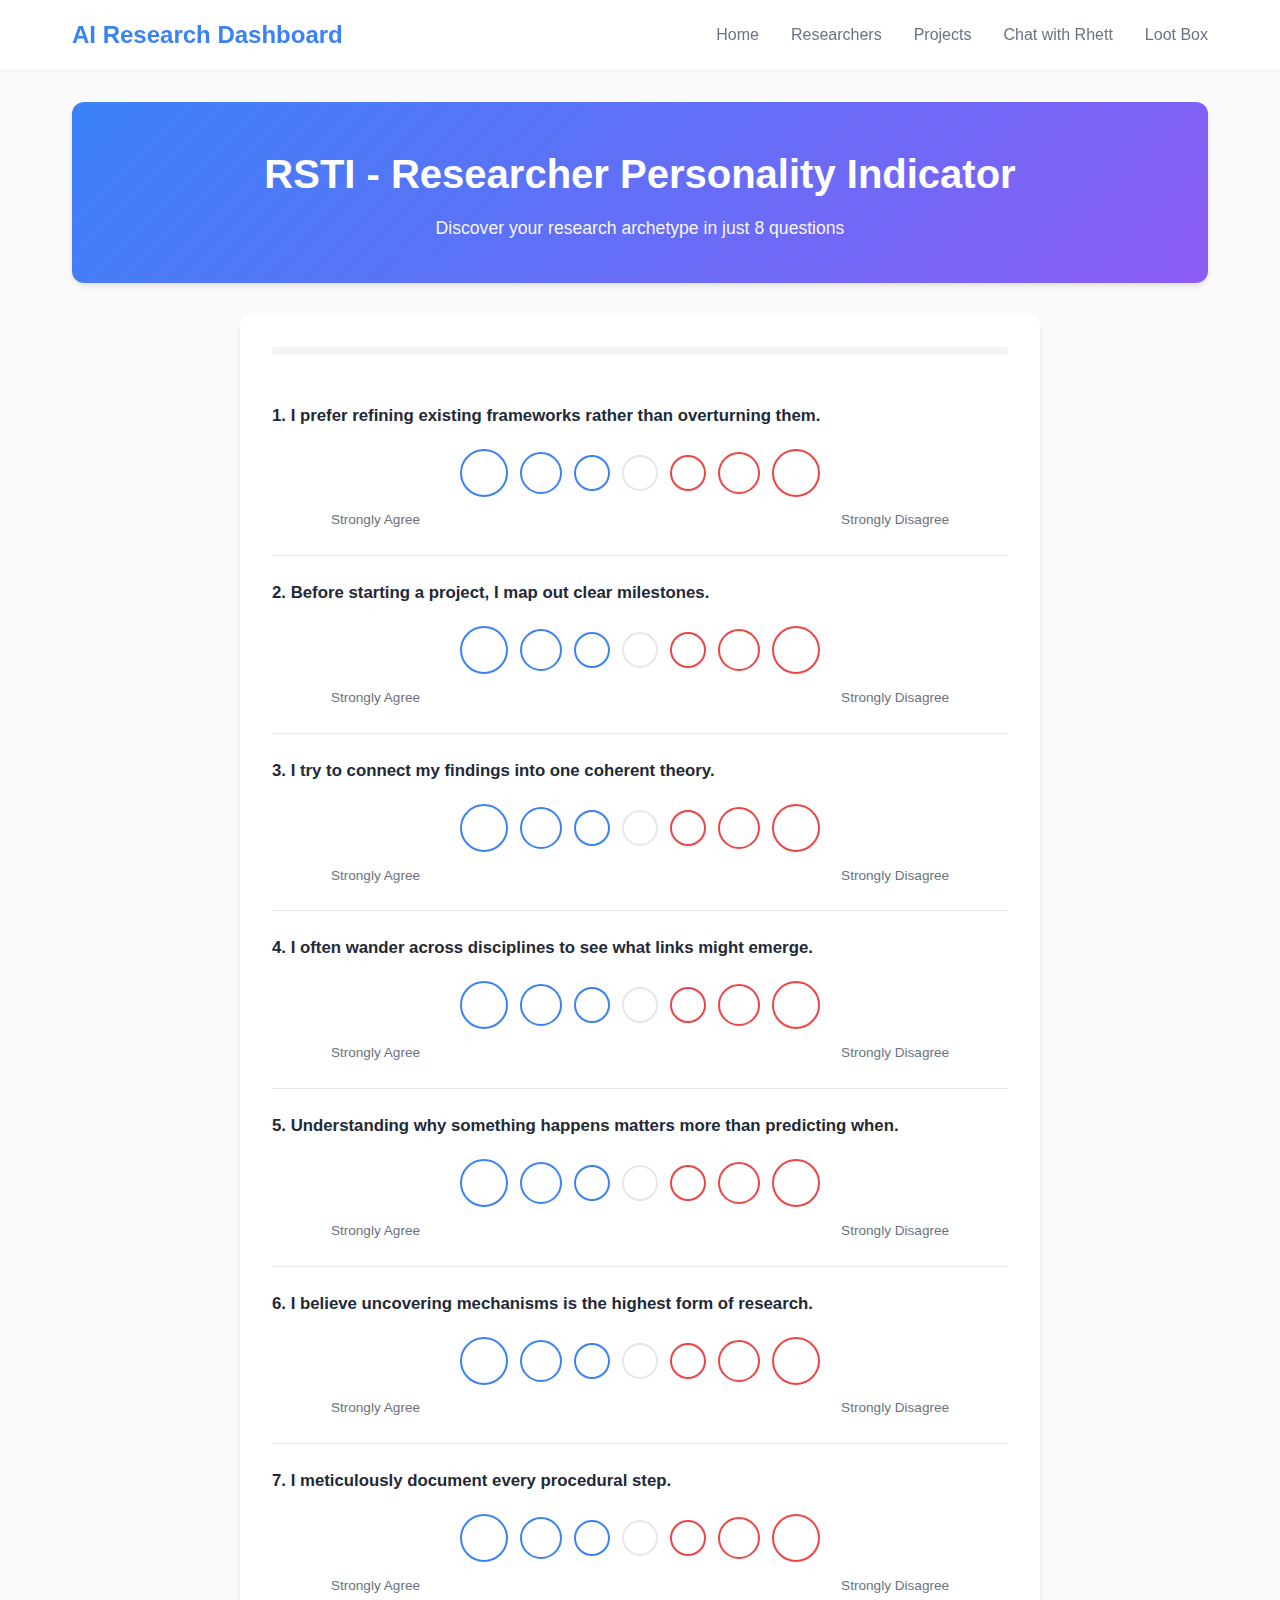
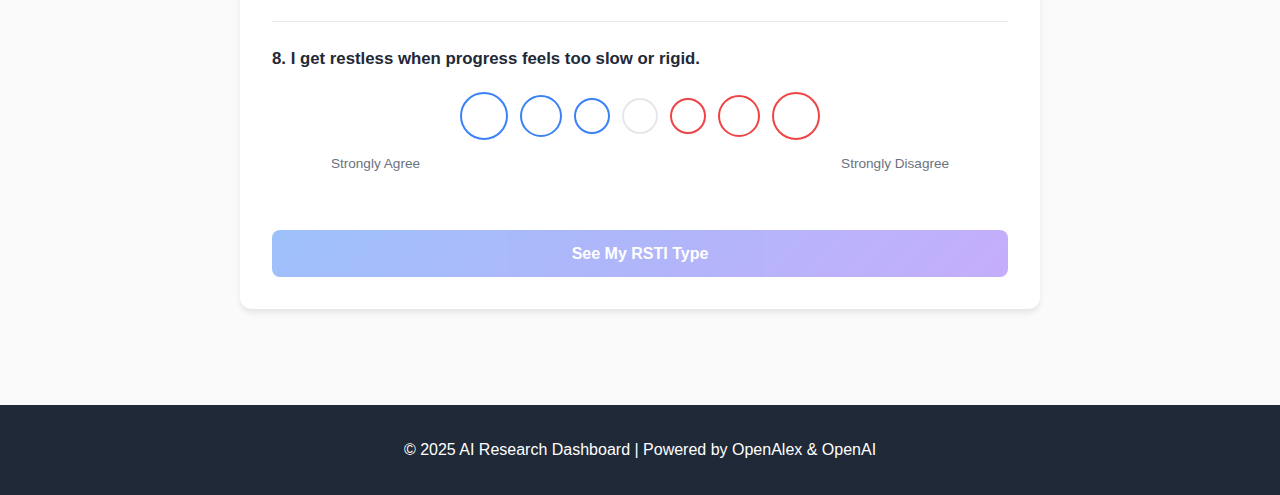
<file: frontend/rsti.html>
<!DOCTYPE html>
<html lang="en">
<head>
    <meta charset="UTF-8">
    <meta name="viewport" content="width=device-width, initial-scale=1.0">
    <title>RSTI - Researcher Personality Indicator</title>
    <link rel="stylesheet" href="styles.css">
    <style>
        /* RSTI Specific Styles - Aligned with global styles */
        .rsti-hero {
            text-align: center;
            margin-bottom: 2rem;
            background: linear-gradient(135deg, var(--primary-color) 0%, var(--secondary-color) 100%);
            color: white;
            padding: 2.5rem 2rem;
            border-radius: var(--radius-lg);
            box-shadow: var(--shadow-md);
        }

        .rsti-hero h2 {
            font-size: 2.5rem;
            margin-bottom: 0.5rem;
        }

        .rsti-hero p {
            font-size: 1.1rem;
            opacity: 0.95;
        }

        .rsti-card {
            background: white;
            border-radius: var(--radius-lg);
            box-shadow: var(--shadow-md);
            padding: 2rem;
            max-width: 800px;
            margin: 0 auto;
        }

        .progress-bar {
            height: 8px;
            background: var(--light-color);
            border-radius: 999px;
            overflow: hidden;
            margin-bottom: 1.5rem;
        }

        .progress-bar span {
            display: block;
            height: 100%;
            width: 0%;
            background: linear-gradient(90deg, var(--primary-color), var(--secondary-color));
            transition: width 0.3s ease;
        }

        .question {
            border-bottom: 1px solid var(--border-color);
            padding: 1.5rem 0;
        }

        .question:last-of-type {
            border: none;
        }

        .question-text {
            font-weight: 600;
            font-size: 1.05rem;
            margin-bottom: 1.2rem;
            color: var(--dark-color);
        }

        .scale {
            display: flex;
            align-items: center;
            justify-content: center;
            gap: 12px;
        }

        .choice {
            width: 36px;
            height: 36px;
            border-radius: 50%;
            border: 2px solid var(--border-color);
            cursor: pointer;
            transition: all 0.2s ease;
            background: white;
        }

        .choice.big {
            width: 48px;
            height: 48px;
        }

        .choice.medium {
            width: 42px;
            height: 42px;
        }

        .choice:hover {
            transform: scale(1.1);
            border-color: var(--primary-color);
        }

        .choice.agree {
            border-color: var(--primary-color);
        }

        .choice.disagree {
            border-color: var(--danger-color);
        }

        .choice.active.agree {
            background: var(--primary-color);
            border-color: var(--primary-color);
        }

        .choice.active.disagree {
            background: var(--danger-color);
            border-color: var(--danger-color);
        }

        .choice.active.neutral {
            background: var(--text-secondary);
            border-color: var(--text-secondary);
        }

        .labels {
            display: flex;
            justify-content: space-between;
            margin: 0.8rem 8% 0;
            color: var(--text-secondary);
            font-size: 0.85rem;
        }

        .submit-btn {
            margin-top: 2rem;
            border: none;
            border-radius: var(--radius);
            padding: 0.9rem 2rem;
            font-weight: 600;
            cursor: pointer;
            background: linear-gradient(135deg, var(--primary-color), var(--secondary-color));
            color: white;
            font-size: 1rem;
            width: 100%;
            transition: all 0.2s ease;
        }

        .submit-btn:hover:not(:disabled) {
            box-shadow: var(--shadow-lg);
            transform: translateY(-2px);
        }

        .submit-btn:disabled {
            opacity: 0.5;
            cursor: not-allowed;
        }

        .result {
            text-align: center;
            margin-top: 2rem;
            padding-top: 2rem;
            border-top: 2px solid var(--border-color);
        }

        .result h2 {
            margin-bottom: 0.5rem;
            color: var(--dark-color);
            font-size: 1.8rem;
        }

        .result p {
            color: var(--text-secondary);
            margin-bottom: 1.5rem;
        }

        .meter-container {
            text-align: left;
            margin: 1.5rem 0;
        }

        .meter-label {
            font-size: 0.9rem;
            color: var(--text-primary);
            margin-bottom: 0.4rem;
            font-weight: 500;
        }

        .meter {
            height: 8px;
            background: var(--light-color);
            border-radius: 999px;
            overflow: hidden;
            margin-bottom: 1rem;
        }

        .meter i {
            display: block;
            height: 100%;
            width: 0%;
            transition: width 0.5s ease;
            background: linear-gradient(90deg, var(--primary-color), var(--secondary-color));
        }

        .explore-btn {
            margin-top: 1.5rem;
            border: none;
            border-radius: var(--radius);
            padding: 0.9rem 2rem;
            font-weight: 600;
            cursor: pointer;
            background: var(--primary-color);
            color: white;
            font-size: 1rem;
            transition: all 0.2s ease;
        }

        .explore-btn:hover {
            background: var(--secondary-color);
            box-shadow: var(--shadow-md);
        }

        @media (max-width: 768px) {
            .rsti-hero h2 {
                font-size: 2rem;
            }

            .scale {
                gap: 8px;
            }

            .choice {
                width: 32px;
                height: 32px;
            }

            .choice.big {
                width: 42px;
                height: 42px;
            }

            .choice.medium {
                width: 36px;
                height: 36px;
            }
        }
    </style>
</head>
<body>
    <nav class="navbar">
        <div class="nav-container">
            <h1 class="logo">AI Research Dashboard</h1>
            <ul class="nav-menu">
                <li><a href="index.html">Home</a></li>
                <li><a href="people.html">Researchers</a></li>
                <li><a href="projects.html">Projects</a></li>
                <li><a href="chat.html">Chat with Rhett</a></li>
                <li><a href="lootbox.html">Loot Box</a></li>
                
            </ul>
        </div>
    </nav>

    <main class="container">
        <section class="rsti-hero">
            <h2>RSTI - Researcher Personality Indicator</h2>
            <p>Discover your research archetype in just 8 questions</p>
        </section>

        <div class="rsti-card">
            <div class="progress-bar">
                <span id="bar"></span>
            </div>

            <div id="questions"></div>

            <button id="submit" class="submit-btn" disabled>See My RSTI Type</button>

            <div id="result" class="result" hidden>
                <h2 id="type">RSTI: —</h2>
                <p id="desc"></p>
                <div id="meters"></div>
                <button id="explore" class="explore-btn">Explore My Research Topic →</button>
            </div>
        </div>
    </main>

    <footer>
        <p>&copy; 2025 AI Research Dashboard | Powered by OpenAlex & OpenAI</p>
    </footer>

    <script>
        const DIMENSIONS = {
            BD: { l: "B", r: "D", name: "Blueprint vs. Disruptive" },
            UN: { l: "U", r: "N", name: "Unified vs. Nomadic" },
            CR: { l: "C", r: "R", name: "Causal vs. Relational" },
            SK: { l: "S", r: "K", name: "Systematic vs. Kinetic" }
        };

        const QUESTIONS = {
            BD: [
                "I prefer refining existing frameworks rather than overturning them.",
                "Before starting a project, I map out clear milestones."
            ],
            UN: [
                "I try to connect my findings into one coherent theory.",
                "I often wander across disciplines to see what links might emerge."
            ],
            CR: [
                "Understanding why something happens matters more than predicting when.",
                "I believe uncovering mechanisms is the highest form of research."
            ],
            SK: [
                "I meticulously document every procedural step.",
                "I get restless when progress feels too slow or rigid."
            ]
        };

        const container = document.getElementById("questions");
        let index = 0;

        for (const [dim, arr] of Object.entries(QUESTIONS)) {
            arr.forEach((text, i) => {
                index++;
                const div = document.createElement("div");
                div.className = "question";
                div.dataset.dim = dim;
                div.dataset.dir = (i % 2 === 0 ? 1 : -1);
                div.innerHTML = `
                    <div class="question-text">${index}. ${text}</div>
                    <div class="scale">
                        ${["agree", "agree", "agree", "neutral", "disagree", "disagree", "disagree"].map((side, j) => {
                            const size = j === 0 || j === 6 ? "big" : j === 1 || j === 5 ? "medium" : "";
                            return `<div class="choice ${size} ${side}" data-val="${j < 3 ? j + 1 : j > 3 ? -(j - 3) : 0}"></div>`;
                        }).join("")}
                    </div>
                    <div class="labels">
                        <span>Strongly Agree</span>
                        <span>Strongly Disagree</span>
                    </div>`;
                container.appendChild(div);
            });
        }

        const bar = document.getElementById("bar");
        const total = document.querySelectorAll(".question").length;
        const submit = document.getElementById("submit");

        function updateProgress() {
            const answered = document.querySelectorAll(".choice.active").length;
            const pct = Math.min(100, Math.round(answered / total * 100));
            bar.style.width = pct + "%";
            submit.disabled = answered < total;
        }

        document.body.addEventListener("click", e => {
            if (e.target.classList.contains("choice")) {
                const parent = e.target.closest(".scale");
                parent.querySelectorAll(".choice").forEach(c => c.classList.remove("active"));
                e.target.classList.add("active");
                updateProgress();
            }
        });

        submit.onclick = () => {
            const scores = { BD: 0, UN: 0, CR: 0, SK: 0 };
            document.querySelectorAll(".question").forEach(q => {
                const dim = q.dataset.dim;
                const dir = Number(q.dataset.dir);
                const active = q.querySelector(".choice.active");
                if (!active) return;
                const val = Number(active.dataset.val);
                scores[dim] += val * dir;
            });

            let type = "";
            for (const [dim, obj] of Object.entries(DIMENSIONS)) {
                type += scores[dim] >= 0 ? obj.l : obj.r;
            }

            const result = document.getElementById("result");
            document.getElementById("type").innerHTML = `Your RSTI type is: <span style="color: var(--primary-color); font-weight: 800;">${type}</span>`;
            document.getElementById("desc").textContent = "Your profile reflects your natural research archetype.";

            const meters = document.getElementById("meters");
            meters.innerHTML = "";

            for (const [dim, obj] of Object.entries(DIMENSIONS)) {
                const pct = Math.min(100, Math.round(Math.abs(scores[dim]) / 15 * 100));
                const m = document.createElement("div");
                m.className = "meter-container";
                m.innerHTML = `
                    <div class="meter-label">${obj.name} — ${scores[dim] >= 0 ? obj.l : obj.r}</div>
                    <div class="meter"><i style="width:${pct}%"></i></div>`;
                meters.appendChild(m);
            }

            localStorage.setItem("RSTI_RESULT", JSON.stringify({
                type,
                scores,
                date: new Date().toISOString()
            }));

            document.getElementById("explore").onclick = () => {
                // Mark that user is starting RSTI-based chat
                localStorage.setItem('RSTI_START_CHAT', 'true');
                location.href = `chat.html`;
            };

            result.hidden = false;
            result.scrollIntoView({ behavior: "smooth" });
        };
    </script>
</body>
</html>
</file>
<file: frontend/styles.css>
/* ===== Global Styles ===== */
* {
    margin: 0;
    padding: 0;
    box-sizing: border-box;
}

:root {
    --primary-color: #3b82f6;
    --secondary-color: #8b5cf6;
    --success-color: #10b981;
    --danger-color: #ef4444;
    --warning-color: #f59e0b;
    --dark-color: #1f2937;
    --light-color: #f3f4f6;
    --border-color: #e5e7eb;
    --text-primary: #111827;
    --text-secondary: #6b7280;
    --shadow-sm: 0 1px 2px 0 rgba(0, 0, 0, 0.05);
    --shadow-md: 0 4px 6px -1px rgba(0, 0, 0, 0.1);
    --shadow-lg: 0 10px 15px -3px rgba(0, 0, 0, 0.1);
    --radius: 8px;
    --radius-lg: 12px;
}

body {
    font-family: -apple-system, BlinkMacSystemFont, 'Segoe UI', Roboto, 'Helvetica Neue', Arial, sans-serif;
    line-height: 1.6;
    color: var(--text-primary);
    background-color: #fafafa;
}

/* ===== Navigation ===== */
.navbar {
    background: white;
    box-shadow: var(--shadow-sm);
    position: sticky;
    top: 0;
    z-index: 1000;
}

.nav-container {
    max-width: 1200px;
    margin: 0 auto;
    padding: 1rem 2rem;
    display: flex;
    justify-content: space-between;
    align-items: center;
}

.logo {
    font-size: 1.5rem;
    font-weight: 700;
    color: var(--primary-color);
}

.nav-menu {
    display: flex;
    list-style: none;
    gap: 2rem;
}

.nav-menu a {
    text-decoration: none;
    color: var(--text-secondary);
    font-weight: 500;
    transition: color 0.2s;
}

.nav-menu a:hover,
.nav-menu a.active {
    color: var(--primary-color);
}

/* ===== Container ===== */
.container {
    max-width: 1200px;
    margin: 0 auto;
    padding: 2rem;
}

/* ===== Hero Section ===== */
.hero {
    text-align: center;
    margin-bottom: 3rem;
    padding: 2rem 0;
}

.hero h2 {
    font-size: 2.5rem;
    margin-bottom: 1rem;
    color: var(--dark-color);
}

.hero p {
    font-size: 1.2rem;
    color: var(--text-secondary);
    max-width: 600px;
    margin: 0 auto;
}

/* ===== Cards ===== */
.card {
    background: white;
    border-radius: var(--radius-lg);
    box-shadow: var(--shadow-md);
    padding: 1.5rem;
    margin-bottom: 1.5rem;
}

.card-header {
    margin-bottom: 1.5rem;
}

.card-header h3 {
    font-size: 1.5rem;
    color: var(--dark-color);
    margin-bottom: 0.5rem;
}

.card-header p {
    color: var(--text-secondary);
    font-size: 0.9rem;
}

.card-body {
    position: relative;
}

/* ===== Dashboard Grid ===== */
.dashboard-grid {
    display: grid;
    grid-template-columns: repeat(auto-fit, minmax(500px, 1fr));
    gap: 2rem;
    margin-bottom: 2rem;
}

/* ===== Word Cloud ===== */
.wordcloud-card {
    min-height: 400px;
}

#wordcloud-container {
    width: 100%;
    height: 350px;
    display: none;
}

#wordcloud {
    width: 100%;
    height: 100%;
}

/* ===== Chart ===== */
.chart-card {
    min-height: 400px;
}

#trending-chart {
    max-height: 350px;
}

/* ===== Loading ===== */
.loading {
    text-align: center;
    padding: 3rem;
    color: var(--text-secondary);
    font-style: italic;
}

/* ===== Stats Grid ===== */
.stats-grid {
    display: grid;
    grid-template-columns: repeat(auto-fit, minmax(200px, 1fr));
    gap: 1.5rem;
    margin-bottom: 2rem;
}

.stat-card {
    background: white;
    border-radius: var(--radius-lg);
    box-shadow: var(--shadow-md);
    padding: 1.5rem;
    display: flex;
    align-items: center;
    gap: 1rem;
}

.stat-icon {
    font-size: 2.5rem;
}

.stat-content h4 {
    font-size: 2rem;
    color: var(--primary-color);
    font-weight: 700;
}

.stat-content p {
    color: var(--text-secondary);
    font-size: 0.9rem;
}

/* ===== CTA Section ===== */
.cta-section {
    background: linear-gradient(135deg, var(--primary-color), var(--secondary-color));
    color: white;
    padding: 3rem;
    border-radius: var(--radius-lg);
    text-align: center;
}

.cta-section h3 {
    font-size: 2rem;
    margin-bottom: 1.5rem;
}

.cta-buttons {
    display: flex;
    gap: 1rem;
    justify-content: center;
    flex-wrap: wrap;
}

/* ===== Buttons ===== */
.btn {
    display: inline-block;
    padding: 0.75rem 1.5rem;
    border: none;
    border-radius: var(--radius);
    font-size: 1rem;
    font-weight: 600;
    cursor: pointer;
    text-decoration: none;
    transition: all 0.2s;
}

.btn-primary {
    background-color: var(--primary-color);
    color: white;
}

.btn-primary:hover {
    background-color: #2563eb;
    transform: translateY(-2px);
    box-shadow: var(--shadow-lg);
}

.btn-secondary {
    background-color: white;
    color: var(--primary-color);
    border: 2px solid var(--primary-color);
}

.btn-secondary:hover {
    background-color: var(--light-color);
}

.btn-sm {
    padding: 0.5rem 1rem;
    font-size: 0.875rem;
}

/* ===== Filters Section ===== */
.filters-section {
    margin-bottom: 2rem;
}

.filters-card {
    background: white;
    border-radius: var(--radius-lg);
    box-shadow: var(--shadow-md);
    padding: 2rem;
}

.filters-card h3 {
    margin-bottom: 1.5rem;
    color: var(--dark-color);
}

.filter-grid {
    display: grid;
    grid-template-columns: repeat(auto-fit, minmax(200px, 1fr));
    gap: 1.5rem;
    align-items: end;
}

.filter-group {
    display: flex;
    flex-direction: column;
    gap: 0.5rem;
}

.filter-group label {
    font-weight: 600;
    color: var(--text-primary);
    font-size: 0.9rem;
}

.filter-input {
    padding: 0.75rem;
    border: 2px solid var(--border-color);
    border-radius: var(--radius);
    font-size: 1rem;
    transition: border-color 0.2s;
}

.filter-input:focus {
    outline: none;
    border-color: var(--primary-color);
}

/* ===== Results Section ===== */
.results-section {
    margin-top: 2rem;
}

.results-header {
    display: flex;
    justify-content: space-between;
    align-items: center;
    margin-bottom: 1.5rem;
}

.results-header h3 {
    display: flex;
    align-items: center;
    gap: 0.5rem;
}

.count-badge {
    background-color: var(--primary-color);
    color: white;
    padding: 0.25rem 0.75rem;
    border-radius: 20px;
    font-size: 0.9rem;
}

.sort-options {
    display: flex;
    align-items: center;
    gap: 0.5rem;
}

.sort-options label {
    font-weight: 600;
    color: var(--text-secondary);
}

.sort-options select {
    padding: 0.5rem;
    border: 2px solid var(--border-color);
    border-radius: var(--radius);
    font-size: 0.9rem;
}

/* ===== Researchers Grid ===== */
.researchers-grid {
    display: grid;
    grid-template-columns: repeat(auto-fill, minmax(300px, 1fr));
    gap: 1.5rem;
}

.researcher-card {
    background: white;
    border-radius: var(--radius-lg);
    box-shadow: var(--shadow-md);
    padding: 1.5rem;
    transition: transform 0.2s, box-shadow 0.2s;
}

.researcher-card:hover {
    transform: translateY(-4px);
    box-shadow: var(--shadow-lg);
}

.researcher-header {
    display: flex;
    gap: 1rem;
    margin-bottom: 1rem;
}

.researcher-avatar {
    width: 60px;
    height: 60px;
    border-radius: 50%;
    background: linear-gradient(135deg, var(--primary-color), var(--secondary-color));
    color: white;
    display: flex;
    align-items: center;
    justify-content: center;
    font-size: 1.5rem;
    font-weight: 700;
    flex-shrink: 0;
}

.researcher-info h4 {
    color: var(--dark-color);
    margin-bottom: 0.25rem;
}

.researcher-info .affiliation {
    color: var(--text-secondary);
    font-size: 0.9rem;
    margin-bottom: 0.25rem;
}

.researcher-info .country {
    color: var(--text-secondary);
    font-size: 0.85rem;
}

.researcher-topics {
    display: flex;
    flex-wrap: wrap;
    gap: 0.5rem;
    margin-bottom: 1rem;
}

.topic-tag {
    background-color: var(--light-color);
    color: var(--primary-color);
    padding: 0.25rem 0.75rem;
    border-radius: 20px;
    font-size: 0.8rem;
    font-weight: 600;
}

.researcher-stats {
    display: flex;
    gap: 1rem;
    margin-bottom: 1rem;
    padding: 0.75rem 0;
    border-top: 1px solid var(--border-color);
    border-bottom: 1px solid var(--border-color);
}

.researcher-stats .stat {
    font-size: 0.85rem;
    color: var(--text-secondary);
}

.researcher-stats .stat strong {
    color: var(--dark-color);
}

.researcher-actions {
    display: flex;
    gap: 0.5rem;
}

.no-results {
    text-align: center;
    padding: 3rem;
    color: var(--text-secondary);
}

/* ===== Chat Section ===== */
.chat-section {
    display: grid;
    grid-template-columns: 2fr 1fr;
    gap: 2rem;
}

.chat-container {
    background: white;
    border-radius: var(--radius-lg);
    box-shadow: var(--shadow-md);
    display: flex;
    flex-direction: column;
    height: 600px;
}

.chat-messages {
    flex: 1;
    overflow-y: auto;
    padding: 1.5rem;
    display: flex;
    flex-direction: column;
    gap: 1rem;
}

.message {
    display: flex;
    gap: 1rem;
    animation: slideIn 0.3s ease-out;
}

@keyframes slideIn {
    from {
        opacity: 0;
        transform: translateY(10px);
    }
    to {
        opacity: 1;
        transform: translateY(0);
    }
}

.bot-message {
    align-self: flex-start;
}

.user-message {
    align-self: flex-end;
    flex-direction: row-reverse;
}

.message-avatar {
    width: 40px;
    height: 40px;
    border-radius: 50%;
    background: linear-gradient(135deg, var(--primary-color), var(--secondary-color));
    display: flex;
    align-items: center;
    justify-content: center;
    font-size: 1.5rem;
    flex-shrink: 0;
}

.user-message .message-avatar {
    background: var(--light-color);
}

.message-content {
    max-width: 70%;
    background: var(--light-color);
    padding: 1rem;
    border-radius: var(--radius-lg);
}

.user-message .message-content {
    background: var(--primary-color);
    color: white;
}

.message-content strong {
    display: block;
    margin-bottom: 0.5rem;
    font-size: 0.9rem;
}

.user-message .message-content strong {
    color: rgba(255, 255, 255, 0.9);
}

.suggestion-prompt {
    margin-top: 1rem;
    margin-bottom: 0.5rem;
    font-weight: 600;
}

.suggestions {
    display: flex;
    flex-wrap: wrap;
    gap: 0.5rem;
    margin-top: 0.5rem;
}

.suggestion-chip {
    background: white;
    border: 2px solid var(--primary-color);
    color: var(--primary-color);
    padding: 0.5rem 1rem;
    border-radius: 20px;
    font-size: 0.85rem;
    cursor: pointer;
    transition: all 0.2s;
}

.suggestion-chip:hover {
    background: var(--primary-color);
    color: white;
}

/* Typing indicator */
.typing-indicator .message-content {
    padding: 0.75rem 1.5rem;
}

.typing-dots {
    display: flex;
    gap: 0.3rem;
}

.typing-dots span {
    width: 8px;
    height: 8px;
    border-radius: 50%;
    background-color: var(--text-secondary);
    animation: typing 1.4s infinite;
}

.typing-dots span:nth-child(2) {
    animation-delay: 0.2s;
}

.typing-dots span:nth-child(3) {
    animation-delay: 0.4s;
}

@keyframes typing {
    0%, 60%, 100% {
        transform: translateY(0);
        opacity: 0.6;
    }
    30% {
        transform: translateY(-10px);
        opacity: 1;
    }
}

/* Chat Input */
.chat-input-container {
    border-top: 1px solid var(--border-color);
    padding: 1rem 1.5rem;
}

.chat-input-wrapper {
    display: flex;
    gap: 0.75rem;
}

.chat-input {
    flex: 1;
    padding: 0.75rem;
    border: 2px solid var(--border-color);
    border-radius: var(--radius);
    font-size: 1rem;
}

.chat-input:focus {
    outline: none;
    border-color: var(--primary-color);
}

.send-btn {
    padding: 0.75rem 1.5rem;
}

.chat-footer {
    text-align: center;
    margin-top: 0.5rem;
}

.chat-footer small {
    color: var(--text-secondary);
}

/* Suggestions Panel */
.suggestions-panel {
    background: white;
    border-radius: var(--radius-lg);
    box-shadow: var(--shadow-md);
    padding: 1.5rem;
    height: fit-content;
}

.suggestions-panel h3 {
    margin-bottom: 1rem;
    color: var(--dark-color);
}

.suggested-researcher-card {
    background: var(--light-color);
    padding: 1rem;
    border-radius: var(--radius);
    margin-bottom: 1rem;
}

.suggested-researcher-card h4 {
    margin-bottom: 0.5rem;
    color: var(--dark-color);
}

.suggested-researcher-card p {
    color: var(--text-secondary);
    font-size: 0.9rem;
    margin-bottom: 0.5rem;
}

.suggested-researcher-card .affiliation {
    font-style: italic;
}

/* ===== Footer ===== */
footer {
    background: var(--dark-color);
    color: white;
    text-align: center;
    padding: 2rem;
    margin-top: 4rem;
}

/* ===== Responsive Design ===== */
@media (max-width: 1024px) {
    .chat-section {
        grid-template-columns: 1fr;
    }

    .suggestions-panel {
        order: -1;
    }
}

@media (max-width: 768px) {
    .nav-container {
        flex-direction: column;
        gap: 1rem;
    }

    .nav-menu {
        gap: 1rem;
    }

    .hero h2 {
        font-size: 2rem;
    }

    .dashboard-grid {
        grid-template-columns: 1fr;
    }

    .filter-grid {
        grid-template-columns: 1fr;
    }

    .researchers-grid {
        grid-template-columns: 1fr;
    }

    .results-header {
        flex-direction: column;
        align-items: flex-start;
        gap: 1rem;
    }

    .message-content {
        max-width: 85%;
    }
}
</file>
<file: frontend/index.css>
/* Page-specific styles for the network graph (index page) */

/* Graph container - keep consistent with card look */
#graph-container {
  width: 100%;
  height: 600px;
  position: relative;
  border-radius: 12px;
  background-color: white;
  box-shadow: var(--shadow-md);
  overflow: hidden;
  display: block;
}

/* SVG takes the full container */
#graph-svg {
  width: 100%;
  height: 100%;
  display: block;
}

/* Loading overlay in the center */
#network-loading {
  position: absolute;
  left: 50%;
  top: 50%;
  transform: translate(-50%, -50%);
  color: var(--text-secondary);
  font-style: italic;
  pointer-events: none;
  z-index: 5;
}

/* Node circle styles */
.node-circle {
  stroke: rgba(0,0,0,0.06);
  stroke-width: 1;
  cursor: pointer;
  filter: drop-shadow(0 6px 12px rgba(0,0,0,0.06));
}

/* Node label */
.node-label {
  font-family: inherit;
  font-size: 0.85rem;
  font-weight: 600;
  fill: var(--dark-color);
  pointer-events: none; /* Let clicks go to circle */
  text-anchor: middle;
}

/* Small helper for counts (inside small nodes) */
.node-count {
  font-family: inherit;
  font-size: 0.7rem;
  fill: rgba(0,0,0,0.55);
  text-anchor: middle;
}

/* Link styles */
.link-line {
  stroke: rgba(17,24,39,0.12);
  stroke-width: 1.5px;
  pointer-events: none;
}

/* Legend / cluster chips (placed top-left inside graph) */
.graph-legend {
  position: absolute;
  left: 1rem;
  top: 1rem;
  display: flex;
  gap: 0.5rem;
  flex-wrap: wrap;
  z-index: 6;
  display: none;
}

.legend-chip {
  display: flex;
  align-items: center;
  gap: 0.5rem;
  padding: 0.35rem 0.6rem;
  border-radius: 999px;
  background: rgba(255,255,255,0.85);
  border: 1px solid var(--border-color);
  font-size: 0.8rem;
  box-shadow: var(--shadow-sm);
}

/* Color swatch inside chip */
.legend-swatch {
  width: 12px;
  height: 12px;
  border-radius: 4px;
  flex-shrink: 0;
  border: 1px solid rgba(0,0,0,0.06);
}

/* Responsive adjustments */
@media (max-width: 768px) {
  #graph-container {
    height: 480px;
  }
  .node-label {
    font-size: 0.75rem;
  }
}

@media (max-width: 480px) {
  #graph-container {
    height: 380px;
  }
  .node-label {
    font-size: 0.7rem;
  }
}
</file>
<file: frontend/styles_chat.css>
/* ===== Chat Page Specific Styles ===== */

/* Main Chat Container */
.chat-main {
    display: flex;
    flex-direction: column;
    height: calc(100vh - 140px);
    max-width: 1400px;
    margin: 0 auto;
    padding: 0;
    position: relative;
    background-color: #fafafa;
}

/* ===== Welcome Screen with Big Rhett ===== */
.rhett-welcome-container {
    display: flex;
    align-items: center;
    justify-content: center;
    flex: 1;
    padding: 2rem;
    transition: opacity 0.3s ease, transform 0.3s ease;
}

.rhett-welcome-container.fade-out {
    opacity: 0;
    transform: scale(0.95);
    pointer-events: none;
}

.rhett-welcome-content {
    display: flex;
    flex-direction: column;
    align-items: center;
    text-align: center;
    max-width: 600px;
}

.rhett-image-large {
    width: 350px;
    height: auto;
    max-width: 90%;
    object-fit: contain;
    margin-bottom: 2rem;
    animation: floatIn 0.8s ease-out;
    filter: drop-shadow(0 10px 30px rgba(59, 130, 246, 0.2));
}

@keyframes floatIn {
    0% {
        opacity: 0;
        transform: translateY(30px) scale(0.9);
    }
    100% {
        opacity: 1;
        transform: translateY(0) scale(1);
    }
}

.rhett-greeting {
    font-size: 2.5rem;
    font-weight: 700;
    color: var(--dark-color);
    margin-bottom: 0.5rem;
    background: linear-gradient(135deg, var(--primary-color), var(--secondary-color));
    -webkit-background-clip: text;
    -webkit-text-fill-color: transparent;
    background-clip: text;
}

.rhett-subtitle {
    font-size: 1.15rem;
    color: var(--text-secondary);
    line-height: 1.6;
    margin-bottom: 2rem;
    max-width: 500px;
}

/* Example Questions */
.example-questions {
    display: flex;
    flex-direction: column;
    align-items: center;
    gap: 0.75rem;
    width: 100%;
    margin-top: 1rem;
}

.example-label {
    font-size: 0.9rem;
    font-weight: 600;
    color: var(--text-secondary);
    margin-bottom: 0.25rem;
}

.example-chip {
    background: white;
    border: 2px solid var(--primary-color);
    color: var(--primary-color);
    padding: 0.75rem 1.5rem;
    border-radius: 50px;
    font-size: 0.95rem;
    font-weight: 500;
    cursor: pointer;
    transition: all 0.2s ease;
    box-shadow: 0 2px 8px rgba(59, 130, 246, 0.1);
    width: 100%;
    max-width: 400px;
}

.example-chip:hover {
    background: var(--primary-color);
    color: white;
    transform: translateY(-2px);
    box-shadow: 0 4px 12px rgba(59, 130, 246, 0.25);
}

.example-chip:active {
    transform: translateY(0);
}

/* ===== Chat Messages Wrapper ===== */
.chat-messages-wrapper {
    flex: 1;
    display: flex;
    flex-direction: column;
    overflow: hidden;
    padding: 1.5rem;
    padding-bottom: 0;
    animation: slideUp 0.3s ease-out;
}

@keyframes slideUp {
    from {
        opacity: 0;
        transform: translateY(20px);
    }
    to {
        opacity: 1;
        transform: translateY(0);
    }
}

.chat-messages {
    flex: 1;
    overflow-y: auto;
    padding: 1rem 0.5rem;
    display: flex;
    flex-direction: column;
    gap: 1.5rem;
    scroll-behavior: smooth;
}

/* Scrollbar styling */
.chat-messages::-webkit-scrollbar {
    width: 8px;
}

.chat-messages::-webkit-scrollbar-track {
    background: transparent;
}

.chat-messages::-webkit-scrollbar-thumb {
    background: var(--border-color);
    border-radius: 4px;
}

.chat-messages::-webkit-scrollbar-thumb:hover {
    background: var(--text-secondary);
}

/* ===== Message Bubbles ===== */
.message {
    display: flex;
    gap: 0.75rem;
    max-width: 85%;
    animation: messageSlideIn 0.3s ease-out;
}

@keyframes messageSlideIn {
    from {
        opacity: 0;
        transform: translateY(10px);
    }
    to {
        opacity: 1;
        transform: translateY(0);
    }
}

.bot-message {
    align-self: flex-start;
}

.user-message {
    align-self: flex-end;
    flex-direction: row-reverse;
}

/* Message Avatars */
.message-avatar {
    width: 40px;
    height: 40px;
    border-radius: 50%;
    flex-shrink: 0;
    display: flex;
    align-items: center;
    justify-content: center;
    overflow: hidden;
    box-shadow: 0 2px 8px rgba(0, 0, 0, 0.1);
}

.bot-message .message-avatar {
    background: linear-gradient(135deg, #f0f9ff, #e0f2fe);
    border: 2px solid var(--primary-color);
}

.bot-message .message-avatar img {
    width: 100%;
    height: 100%;
    object-fit: cover;
}

.user-message .message-avatar {
    background: linear-gradient(135deg, var(--primary-color), var(--secondary-color));
    color: white;
    font-size: 1.25rem;
    font-weight: 600;
}

/* Message Content */
.message-content {
    background: white;
    padding: 1rem 1.25rem;
    border-radius: 18px;
    box-shadow: 0 2px 8px rgba(0, 0, 0, 0.08);
    flex: 1;
    min-width: 0;
}

.bot-message .message-content {
    border-bottom-left-radius: 4px;
    border: 1px solid #e0f2fe;
}

.user-message .message-content {
    background: linear-gradient(135deg, var(--primary-color), var(--secondary-color));
    color: white;
    border-bottom-right-radius: 4px;
}

.message-sender {
    font-weight: 700;
    font-size: 0.85rem;
    margin-bottom: 0.5rem;
    opacity: 0.9;
}

.bot-message .message-sender {
    color: var(--primary-color);
}

.message-text {
    line-height: 1.6;
    font-size: 0.95rem;
    margin: 0;
    word-wrap: break-word;
}

.user-message .message-text {
    color: white;
}

/* Typing Indicator */
.typing-indicator {
    opacity: 0.7;
}

.typing-dots {
    display: flex;
    gap: 0.4rem;
    padding: 0.5rem 0;
}

.typing-dots span {
    width: 8px;
    height: 8px;
    border-radius: 50%;
    background-color: var(--primary-color);
    animation: typing 1.4s infinite ease-in-out;
}

.typing-dots span:nth-child(1) {
    animation-delay: 0s;
}

.typing-dots span:nth-child(2) {
    animation-delay: 0.2s;
}

.typing-dots span:nth-child(3) {
    animation-delay: 0.4s;
}

@keyframes typing {
    0%, 60%, 100% {
        transform: translateY(0);
        opacity: 0.5;
    }
    30% {
        transform: translateY(-10px);
        opacity: 1;
    }
}

/* ===== Chat Input Container ===== */
.chat-input-container {
    padding: 1.25rem 1.5rem;
    background: white;
    border-top: 1px solid var(--border-color);
    box-shadow: 0 -4px 12px rgba(0, 0, 0, 0.05);
    z-index: 10;
}

.chat-input-wrapper {
    display: flex;
    gap: 0.75rem;
    max-width: 900px;
    margin: 0 auto;
}

.chat-input {
    flex: 1;
    padding: 0.875rem 1.25rem;
    border: 2px solid var(--border-color);
    border-radius: 24px;
    font-size: 0.95rem;
    transition: all 0.2s ease;
    background: #fafafa;
    font-family: inherit;
}

.chat-input:focus {
    outline: none;
    border-color: var(--primary-color);
    background: white;
    box-shadow: 0 0 0 3px rgba(59, 130, 246, 0.1);
}

.send-btn {
    padding: 0.875rem 1.5rem;
    border-radius: 24px;
    display: flex;
    align-items: center;
    justify-content: center;
    gap: 0.5rem;
    min-width: 60px;
    transition: all 0.2s ease;
}

.send-btn:hover {
    transform: translateY(-2px);
    box-shadow: 0 4px 12px rgba(59, 130, 246, 0.3);
}

.send-btn:active {
    transform: translateY(0);
}

.send-btn svg {
    width: 18px;
    height: 18px;
}

.chat-footer {
    text-align: center;
    margin-top: 0.75rem;
}

.chat-footer small {
    color: var(--text-secondary);
    font-size: 0.8rem;
}

/* ===== Researchers Sidebar ===== */
.researchers-sidebar {
    position: fixed;
    right: 0;
    top: 80px;
    width: 350px;
    height: calc(100vh - 80px);
    background: white;
    box-shadow: -2px 0 12px rgba(0, 0, 0, 0.1);
    transform: translateX(100%);
    transition: transform 0.3s ease;
    z-index: 1000;
    display: flex;
    flex-direction: column;
}

.researchers-sidebar.active {
    transform: translateX(0);
}

.sidebar-header {
    padding: 1.5rem;
    border-bottom: 1px solid var(--border-color);
    display: flex;
    justify-content: space-between;
    align-items: center;
}

.sidebar-header h3 {
    font-size: 1.25rem;
    color: var(--dark-color);
    margin: 0;
}

.close-sidebar {
    background: none;
    border: none;
    font-size: 1.75rem;
    color: var(--text-secondary);
    cursor: pointer;
    padding: 0;
    width: 32px;
    height: 32px;
    display: flex;
    align-items: center;
    justify-content: center;
    border-radius: 50%;
    transition: all 0.2s ease;
}

.close-sidebar:hover {
    background: var(--light-color);
    color: var(--dark-color);
}

.sidebar-content {
    flex: 1;
    overflow-y: auto;
    padding: 1rem;
}

/* Researcher Cards in Sidebar */
.researcher-mini-card {
    background: var(--light-color);
    padding: 1.25rem;
    border-radius: var(--radius-lg);
    margin-bottom: 1rem;
    border: 2px solid transparent;
    transition: all 0.2s ease;
}

.researcher-mini-card:hover {
    border-color: var(--primary-color);
    box-shadow: 0 4px 12px rgba(59, 130, 246, 0.15);
}

.researcher-mini-card h4 {
    margin: 0 0 0.5rem 0;
    color: var(--dark-color);
    font-size: 1rem;
}

.researcher-mini-card p {
    margin: 0.25rem 0;
    font-size: 0.85rem;
    color: var(--text-secondary);
}

.researcher-mini-card .field {
    color: var(--primary-color);
    font-weight: 600;
    margin-bottom: 0.5rem;
}

.researcher-mini-card .btn {
    margin-top: 0.75rem;
    width: 100%;
    justify-content: center;
}

/* ===== Responsive Design ===== */
@media (max-width: 1024px) {
    .researchers-sidebar {
        width: 300px;
    }
}

@media (max-width: 768px) {
    .rhett-image-large {
        width: 250px;
    }

    .rhett-greeting {
        font-size: 2rem;
    }

    .rhett-subtitle {
        font-size: 1rem;
    }

    .example-chip {
        font-size: 0.85rem;
        padding: 0.65rem 1.25rem;
    }

    .message {
        max-width: 90%;
    }

    .message-avatar {
        width: 36px;
        height: 36px;
    }

    .message-content {
        padding: 0.875rem 1rem;
        font-size: 0.9rem;
    }

    .chat-input-container {
        padding: 1rem;
    }

    .chat-input {
        font-size: 0.9rem;
        padding: 0.75rem 1rem;
    }

    .send-btn {
        padding: 0.75rem 1.25rem;
        min-width: 50px;
    }

    .researchers-sidebar {
        width: 100%;
        top: 60px;
        height: calc(100vh - 60px);
    }
}

@media (max-width: 480px) {
    .rhett-image-large {
        width: 200px;
    }

    .rhett-greeting {
        font-size: 1.75rem;
    }

    .example-chip {
        font-size: 0.8rem;
        padding: 0.6rem 1rem;
    }

    .chat-messages-wrapper {
        padding: 1rem;
    }

    .message-avatar {
        width: 32px;
        height: 32px;
    }
}

/* ===== Accessibility ===== */
@media (prefers-reduced-motion: reduce) {
    .rhett-image-large,
    .message,
    .chat-messages-wrapper {
        animation: none;
    }

    .example-chip:hover,
    .send-btn:hover {
        transform: none;
    }
}

/* Focus visible for accessibility */
.chat-input:focus-visible,
.send-btn:focus-visible,
.example-chip:focus-visible {
    outline: 2px solid var(--primary-color);
    outline-offset: 2px;
}
</file>
<file: frontend/lootbox.css>
/* ===========================
   LOOT BOX PAGE STYLES
   Aligned with global styles.css
   =========================== */

.lootbox-container {
    padding: 2rem 1rem;
    max-width: 1200px;
    margin: 0 auto;
}

.lootbox-hero {
    text-align: center;
    margin-bottom: 2rem;
    background: linear-gradient(135deg, var(--primary-color) 0%, var(--secondary-color) 100%);
    color: white;
    padding: 2rem;
    border-radius: var(--radius-lg);
    box-shadow: var(--shadow-md);
}

.lootbox-hero h2 {
    font-size: 2.5rem;
    margin-bottom: 0.5rem;
}

.mascot-message {
    display: flex;
    align-items: center;
    justify-content: center;
    gap: 1rem;
    margin-top: 1rem;
    background: rgba(255, 255, 255, 0.15);
    padding: 1rem;
    border-radius: var(--radius);
}

.mascot-icon {
    font-size: 1.5rem;
}

.mascot-message p {
    margin: 0;
    font-size: 1rem;
    font-style: italic;
}

/* ===========================
   LOOT BOX BUTTON
   =========================== */

.lootbox-controls {
    text-align: center;
    margin: 2.5rem 0;
}

.lootbox-button {
    background: linear-gradient(135deg, var(--primary-color), var(--secondary-color));
    border: none;
    padding: 1rem 2.5rem;
    font-size: 1.2rem;
    font-weight: 600;
    color: white;
    border-radius: var(--radius-lg);
    cursor: pointer;
    box-shadow: var(--shadow-md);
    transition: all 0.2s ease;
    display: inline-flex;
    align-items: center;
    gap: 0.75rem;
}

.lootbox-button:hover {
    box-shadow: var(--shadow-lg);
    transform: translateY(-2px);
}

.lootbox-button:active {
    transform: translateY(0);
}

.btn-icon, .btn-sparkle {
    font-size: 1.3rem;
}

.lootbox-button:disabled {
    opacity: 0.6;
    cursor: not-allowed;
}

/* ===========================
   LOADING STATE
   =========================== */

.loading-state {
    text-align: center;
    margin: 3rem 0;
}

.loading-spinner {
    width: 50px;
    height: 50px;
    border: 4px solid var(--light-color);
    border-top: 4px solid var(--primary-color);
    border-radius: 50%;
    animation: spin 1s linear infinite;
    margin: 0 auto 1rem;
}

@keyframes spin {
    0% { transform: rotate(0deg); }
    100% { transform: rotate(360deg); }
}

.loading-state p {
    color: var(--text-secondary);
    font-style: italic;
}

/* ===========================
   CARDS CONTAINER
   =========================== */

.cards-container {
    display: grid;
    grid-template-columns: repeat(auto-fit, minmax(300px, 1fr));
    gap: 1.5rem;
    margin: 2rem 0;
}

/* ===========================
   RESEARCH CARDS
   =========================== */

.research-card {
    background: white;
    border-radius: var(--radius-lg);
    padding: 1.5rem;
    box-shadow: var(--shadow-md);
    transition: all 0.3s ease;
    animation: cardAppear 0.5s ease-out;
    border-left: 4px solid var(--border-color);
}

@keyframes cardAppear {
    from {
        opacity: 0;
        transform: translateY(20px);
    }
    to {
        opacity: 1;
        transform: translateY(0);
    }
}

.research-card:hover {
    transform: translateY(-5px);
    box-shadow: var(--shadow-lg);
}

/* Card Rarity Border Colors */
.research-card.ssr {
    border-left-color: #f59e0b;
    border-left-width: 5px;
}

.research-card.sr {
    border-left-color: #8b0000;
    border-left-width: 5px;
}

.research-card.r {
    border-left-color: var(--primary-color);
    border-left-width: 5px;
}

.research-card.n {
    border-left-color: #6b7280;
    border-left-width: 5px;
}

/* ===========================
   CARD CONTENT
   =========================== */

.card-rarity {
    display: inline-block;
    padding: 0.4rem 0.9rem;
    border-radius: var(--radius);
    font-weight: 600;
    font-size: 0.75rem;
    margin-bottom: 1rem;
    text-transform: uppercase;
    letter-spacing: 0.5px;
}

.card-rarity.ssr {
    background-color: #fef3c7;
    color: #92400e;
}

.card-rarity.sr {
    background-color: #f3b0b7;
    color: #8b0000;
}

.card-rarity.r {
    background-color: #f8d7da;
    color: var(--primary-color);
}

.card-rarity.n {
    background-color: #f3f4f6;
    color: #374151;
}

.card-title {
    font-size: 1.1rem;
    font-weight: 600;
    margin: 0.5rem 0 1rem 0;
    color: var(--dark-color);
    line-height: 1.5;
    min-height: 3.3rem;
}

.card-meta {
    display: flex;
    justify-content: space-between;
    margin: 1rem 0;
    font-size: 0.85rem;
    color: var(--text-secondary);
}

.card-year, .card-citations {
    display: flex;
    align-items: center;
    gap: 0.3rem;
}

.card-citations {
    font-weight: 600;
    color: var(--primary-color);
}

.card-authors {
    margin: 1rem 0;
    padding-top: 1rem;
    border-top: 1px solid var(--border-color);
}

.card-authors h4 {
    font-size: 0.75rem;
    color: var(--text-secondary);
    margin-bottom: 0.5rem;
    text-transform: uppercase;
    letter-spacing: 0.5px;
    font-weight: 600;
}

.authors-list {
    font-size: 0.9rem;
    color: var(--text-primary);
    line-height: 1.6;
}

.card-concepts {
    display: flex;
    flex-wrap: wrap;
    gap: 0.5rem;
    margin: 1rem 0;
}

.concept-tag {
    background: var(--light-color);
    color: var(--text-primary);
    padding: 0.3rem 0.7rem;
    border-radius: var(--radius);
    font-size: 0.75rem;
    font-weight: 500;
    border: 1px solid var(--border-color);
}

.card-link {
    display: inline-block;
    margin-top: 1rem;
    padding: 0.6rem 1.2rem;
    background: var(--primary-color);
    color: white;
    text-decoration: none;
    border-radius: var(--radius);
    font-weight: 600;
    font-size: 0.9rem;
    transition: all 0.2s ease;
}

.card-link:hover {
    background: var(--secondary-color);
    box-shadow: var(--shadow-md);
}

/* ===========================
   RARITY LEGEND
   =========================== */

.rarity-legend {
    margin: 4rem 0 2rem;
    padding: 2rem;
    background: white;
    border-radius: var(--radius-lg);
    box-shadow: var(--shadow-md);
}

.rarity-legend h3 {
    text-align: center;
    margin-bottom: 1.5rem;
    color: var(--dark-color);
    font-size: 1.3rem;
}

.legend-grid {
    display: grid;
    grid-template-columns: repeat(auto-fit, minmax(200px, 1fr));
    gap: 1.5rem;
}

.legend-item {
    text-align: center;
}

.legend-badge {
    display: inline-block;
    padding: 0.5rem 1.2rem;
    border-radius: var(--radius);
    font-weight: 600;
    font-size: 0.85rem;
    margin-bottom: 0.5rem;
    text-transform: uppercase;
    letter-spacing: 0.5px;
}

.legend-badge.ssr {
    background-color: #fef3c7;
    color: #92400e;
}

.legend-badge.sr {
    background-color: #f3b0b7;
    color: #8b0000;
}

.legend-badge.r {
    background-color: #f8d7da;
    color: var(--primary-color);
}

.legend-badge.n {
    background-color: #f3f4f6;
    color: #374151;
}

.legend-item p {
    color: var(--text-secondary);
    font-size: 0.85rem;
}

/* ===========================
   RESPONSIVE DESIGN
   =========================== */

@media (max-width: 768px) {
    .lootbox-hero h2 {
        font-size: 2rem;
    }

    .lootbox-button {
        padding: 0.9rem 2rem;
        font-size: 1.1rem;
    }

    .cards-container {
        grid-template-columns: 1fr;
    }

    .legend-grid {
        grid-template-columns: 1fr 1fr;
    }
}

@media (max-width: 480px) {
    .lootbox-hero h2 {
        font-size: 1.5rem;
    }

    .mascot-message {
        flex-direction: column;
        text-align: center;
    }

    .legend-grid {
        grid-template-columns: 1fr;
    }
}
</file>
<file: frontend/people_bubble.css>
/* ===== Bubble Chart Specific Styles ===== */

/* View Toggle Buttons */
.view-toggle {
    display: flex;
    gap: 0.5rem;
    margin-bottom: 1.5rem;
    justify-content: center;
}

.view-toggle .btn {
    min-width: 120px;
}

.view-toggle .btn.active {
    background: var(--primary-color);
    color: white;
    border-color: var(--primary-color);
}

.view-toggle .btn.btn-secondary.active {
    background: var(--primary-color);
    color: white;
}

/* Bubble Chart Container */
.bubble-container {
    background: white;
    border-radius: var(--radius-lg);
    padding: 2rem;
    box-shadow: var(--shadow-md);
    margin-bottom: 2rem;
}

/* Topic Prompt (Initial Input) */
.topic-prompt {
    display: flex;
    flex-direction: column;
    align-items: center;
    justify-content: center;
    gap: 1rem;
    padding: 3rem 1rem;
    min-height: 300px;
}

.topic-prompt input {
    width: 100%;
    max-width: 500px;
    padding: 1rem 1.5rem;
    font-size: 1.1rem;
    border: 2px solid var(--border-color);
    border-radius: 50px;
    transition: all 0.2s ease;
}

.topic-prompt input:focus {
    outline: none;
    border-color: var(--primary-color);
    box-shadow: 0 0 0 3px rgba(204, 0, 0, 0.12);
}

.topic-prompt .btn {
    min-width: 180px;
    padding: 0.875rem 2rem;
    font-size: 1rem;
}

/* Bubble Controls */
.bubble-controls {
    display: flex;
    align-items: center;
    justify-content: space-between;
    margin-bottom: 1.5rem;
    padding-bottom: 1rem;
    border-bottom: 2px solid var(--border-color);
}

.current-topic {
    font-size: 1.1rem;
    font-weight: 600;
    color: var(--dark-color);
}

/* Visualization Container */
.viz-container {
    position: relative;
    width: 100%;
    overflow: hidden;
    border-radius: var(--radius-md);
    background: linear-gradient(135deg, #fff1f2 0%, #ffe0e0 100%);
}

#bubble-svg {
    display: block;
    width: 100%;
    height: 640px;
}

/* Bubble Nodes */
.node {
    transition: transform 0.15s ease;
}

.node-circle {
    transition: all 0.3s ease;
}

.main-node .node-circle {
    filter: drop-shadow(0 4px 12px rgba(204, 0, 0, 0.4));
}

.sub-node .node-circle {
    filter: drop-shadow(0 2px 6px rgba(204, 0, 0, 0.2));
}

.node-label {
    fill: white;
    font-family: -apple-system, BlinkMacSystemFont, 'Segoe UI', Roboto, sans-serif;
    user-select: none;
    text-shadow: 0 1px 3px rgba(0, 0, 0, 0.3);
}

.node-label.name {
    font-weight: 600;
}

.node-label.citations {
    opacity: 0.9;
}

/* Tooltip */
.bubble-tooltip {
    background: rgba(30, 30, 40, 0.95);
    color: white;
    padding: 1rem 1.25rem;
    border-radius: var(--radius-md);
    box-shadow: 0 8px 24px rgba(0, 0, 0, 0.3);
    font-size: 0.9rem;
    max-width: 280px;
    backdrop-filter: blur(8px);
}

.bubble-tooltip .tt-name {
    font-size: 1.05rem;
    font-weight: 700;
    margin-bottom: 0.5rem;
    color: var(--primary-color);
}

.bubble-tooltip .tt-topics {
    font-size: 0.85rem;
    margin-bottom: 0.4rem;
    color: #d1d5db;
}

.bubble-tooltip .tt-aff {
    font-size: 0.85rem;
    margin-bottom: 0.4rem;
    color: #9ca3af;
    font-style: italic;
}

.bubble-tooltip .tt-cit,
.bubble-tooltip .tt-works {
    font-size: 0.85rem;
    margin-top: 0.3rem;
    color: #e5e7eb;
}

/* Message Display */
.bubble-message {
    text-align: center;
    padding: 3rem 1rem;
    font-size: 1.1rem;
    color: var(--text-secondary);
}

/* Loading Spinner */
.loading {
    display: flex;
    flex-direction: column;
    align-items: center;
    justify-content: center;
    padding: 3rem 1rem;
    gap: 1rem;
}

.loader {
    width: 48px;
    height: 48px;
    border: 4px solid var(--border-color);
    border-top-color: var(--primary-color);
    border-radius: 50%;
    animation: spin 0.8s linear infinite;
}

@keyframes spin {
    to { transform: rotate(360deg); }
}

.loading-text {
    font-size: 1rem;
    color: var(--text-secondary);
    font-weight: 500;
}

/* Responsive Design */
@media (max-width: 768px) {
    .bubble-container {
        padding: 1rem;
    }

    .topic-prompt {
        padding: 2rem 1rem;
        min-height: 250px;
    }

    .topic-prompt input {
        font-size: 1rem;
        padding: 0.875rem 1.25rem;
    }

    .bubble-controls {
        flex-direction: column;
        align-items: flex-start;
        gap: 0.75rem;
    }

    #bubble-svg {
        height: 500px;
    }

    .bubble-tooltip {
        font-size: 0.85rem;
        padding: 0.875rem 1rem;
        max-width: 240px;
    }
}

@media (max-width: 480px) {
    #bubble-svg {
        height: 400px;
    }

    .view-toggle {
        flex-direction: column;
        width: 100%;
    }

    .view-toggle .btn {
        width: 100%;
    }
}
</file>
<file: frontend/projects.css>
.projects-container {
    max-width: 1200px;
    margin: 0 auto;
    padding: 2rem;
    display: flex;
    flex-direction: column;
    gap: 2rem;
}

.projects-header {
    background: white;
    border-radius: var(--radius-lg);
    box-shadow: var(--shadow-md);
    padding: 2rem;
    display: flex;
    flex-direction: column;
    gap: 1.5rem;
}

.projects-header h2 {
    font-size: 2rem;
    color: var(--dark-color);
    margin-bottom: 0.25rem;
}

.projects-header p {
    color: var(--text-secondary);
    max-width: 640px;
}

.projects-trending {
    background: linear-gradient(135deg, rgba(204, 0, 0, 0.08), rgba(212, 175, 55, 0.08));
    border-radius: var(--radius-lg);
    border: 1px solid rgba(204, 0, 0, 0.2);
    padding: 1.5rem;
    display: flex;
    flex-direction: column;
    gap: 1.25rem;
    transition: background 0.25s ease, box-shadow 0.25s ease;
}

.projects-trending:hover {
    background: linear-gradient(135deg, rgba(204, 0, 0, 0.12), rgba(212, 175, 55, 0.12));
    box-shadow: var(--shadow-md);
}

.projects-trending.minimized {
    padding-top: 1rem;
    padding-bottom: 1rem;
}

.projects-trending.minimized .trending-content {
    max-height: 0;
    opacity: 0;
    pointer-events: none;
}

.trending-header {
    display: flex;
    justify-content: space-between;
    align-items: flex-start;
    gap: 1rem;
}

.trending-header h3 {
    font-size: 1.5rem;
    color: var(--dark-color);
}

.trending-header p {
    color: var(--text-secondary);
    margin-top: 0.25rem;
}

.trending-content {
    display: flex;
    flex-direction: column;
    gap: 1rem;
    overflow: hidden;
    max-height: 400px;
    transition: max-height 0.3s ease, opacity 0.3s ease;
}

.trending-list {
    display: grid;
    grid-template-columns: repeat(auto-fit, minmax(260px, 1fr));
    gap: 1rem;
}

.trending-card {
    display: flex;
    gap: 0.85rem;
    padding: 0.85rem;
    border-radius: var(--radius);
    background: rgba(255, 255, 255, 0.9);
    align-items: center;
    transition: transform 0.25s ease, box-shadow 0.25s ease, background 0.25s ease;
    cursor: pointer;
    border: none;
    outline: none;
    box-shadow: var(--shadow-sm);
    transform-origin: center;
}

.trending-art {
    width: 52px;
    height: 52px;
    border-radius: 16px;
    flex-shrink: 0;
    box-shadow: var(--shadow-sm);
}

.trending-card:hover {
    transform: translateY(-4px) scale(1.03);
    box-shadow: var(--shadow-lg);
    background: white;
}

.trending-card:focus-visible {
    box-shadow: 0 0 0 3px rgba(204, 0, 0, 0.35);
}

.trending-card .trending-body {
    display: flex;
    flex-direction: column;
    gap: 0.2rem;
}

.trending-card .trending-title {
    font-weight: 600;
    color: var(--dark-color);
    font-size: 0.95rem;
}

.trending-card .trending-meta {
    font-size: 0.8rem;
    color: var(--text-secondary);
}

.trending-empty {
    text-align: center;
    color: var(--text-secondary);
    padding: 1rem;
}

.projects-header-top {
    display: flex;
    justify-content: space-between;
    align-items: flex-start;
    gap: 1.5rem;
}

.projects-header-actions {
    display: flex;
    align-items: center;
    gap: 1rem;
}

#project-launch-btn {
    display: inline-flex;
    align-items: center;
    gap: 0.5rem;
    padding-inline: 1.75rem;
    box-shadow: var(--shadow-md);
}

.projects-controls {
    display: flex;
    flex-direction: column;
    gap: 1.25rem;
    position: sticky;
    top: 96px;
    z-index: 400;
}

.projects-search {
    display: flex;
    flex-wrap: wrap;
    gap: 1rem;
    align-items: stretch;
    background: white;
    border-radius: var(--radius-lg);
    border: 1px solid var(--border-color);
    padding: 1rem;
    transition: transform 0.25s ease, box-shadow 0.25s ease, opacity 0.25s ease;
}

.projects-controls.collapsed .projects-search {
    transform: translateY(0);
    opacity: 1;
    pointer-events: auto;
    box-shadow: var(--shadow-md);
    padding: 0.75rem 1rem;
    border-radius: var(--radius-lg);
    gap: 0.75rem;
}

.projects-controls.collapsed {
    top: 72px;
}

.projects-controls.collapsed .search-actions {
    flex-wrap: nowrap;
    gap: 0.5rem;
}

.projects-controls.collapsed .projects-search input {
    flex: 1 1 240px;
    min-width: 180px;
    padding: 0.75rem 1rem;
}

.projects-search input {
    flex: 1 1 320px;
    padding: 0.85rem 1rem;
    border: 2px solid var(--border-color);
    border-radius: var(--radius);
    font-size: 1rem;
}

.projects-search input:focus {
    outline: none;
    border-color: var(--primary-color);
    box-shadow: 0 0 0 3px rgba(204, 0, 0, 0.15);
}

.search-actions {
    display: flex;
    flex-wrap: wrap;
    gap: 0.75rem;
}

.filter-toggle {
    display: inline-flex;
    align-items: center;
    gap: 0.5rem;
}

.projects-filters {
    display: flex;
    flex-direction: column;
    gap: 1rem;
    padding: 1.5rem;
    border: 1px solid var(--border-color);
    border-radius: var(--radius-lg);
    background: #f8fafc;
}

.filters-grid {
    display: grid;
    grid-template-columns: repeat(auto-fit, minmax(220px, 1fr));
    gap: 1rem 1.5rem;
}

.projects-filters .filter-group {
    display: flex;
    flex-direction: column;
    gap: 0.4rem;
}

.projects-filters label {
    font-weight: 600;
    color: var(--text-secondary);
}

.projects-filters select {
    padding: 0.65rem 0.85rem;
    border: 2px solid var(--border-color);
    border-radius: var(--radius);
    background: white;
    font-size: 0.95rem;
    min-height: 42px;
}

.projects-filters select:focus {
    outline: none;
    border-color: var(--primary-color);
}

.projects-filters.collapsed {
    display: none;
}

.filter-actions {
    display: flex;
    gap: 0.75rem;
    justify-content: flex-start;
}

.form-group {
    display: flex;
    flex-direction: column;
    gap: 0.5rem;
}

.form-group label {
    font-weight: 600;
    color: var(--text-secondary);
}

.form-label {
    font-weight: 600;
    color: var(--text-secondary);
}

.form-group input,
.form-group textarea,
.form-group select {
    padding: 0.75rem;
    border: 2px solid var(--border-color);
    border-radius: var(--radius);
    font-size: 1rem;
    background: white;
}

.form-group textarea {
    resize: vertical;
    min-height: 140px;
}

.form-group input:focus,
.form-group textarea:focus,
.form-group select:focus {
    outline: none;
    border-color: var(--primary-color);
}

.toggle-group {
    display: flex;
    gap: 0.75rem;
    flex-wrap: wrap;
}

.toggle-option {
    position: relative;
}

.toggle-option input {
    position: absolute;
    opacity: 0;
    pointer-events: none;
}

.toggle-option span {
    display: inline-block;
    padding: 0.65rem 1.25rem;
    border: 2px solid var(--border-color);
    border-radius: 999px;
    font-size: 0.95rem;
    font-weight: 600;
    color: var(--text-secondary);
    background: white;
    cursor: pointer;
    transition: all 0.2s ease;
}

.toggle-option input:checked + span {
    background: var(--primary-color);
    color: white;
    border-color: var(--primary-color);
    box-shadow: var(--shadow-md);
}

.toggle-option span:hover {
    border-color: var(--primary-color);
}

.toggle-option input:focus-visible + span {
    outline: 2px solid var(--primary-color);
    outline-offset: 2px;
}

.full-width {
    width: 100%;
    justify-content: center;
}

.create-hint {
    color: var(--text-secondary);
    font-size: 0.85rem;
    line-height: 1.4;
}

.project-list-panel {
    display: flex;
    flex-direction: column;
    gap: 1.5rem;
}

.project-list-header {
    display: flex;
    justify-content: space-between;
    align-items: center;
    gap: 1.5rem;
    padding: 1.5rem;
    background: white;
    border-radius: var(--radius-lg);
    box-shadow: var(--shadow-md);
}

.project-list-header h3 {
    display: flex;
    align-items: center;
    gap: 0.75rem;
    font-size: 1.5rem;
    color: var(--dark-color);
}

.project-grid {
    display: grid;
    grid-template-columns: repeat(auto-fill, minmax(280px, 1fr));
    gap: 1.5rem;
}

.project-card {
    background: white;
    border-radius: var(--radius-lg);
    box-shadow: var(--shadow-md);
    padding: 1.5rem;
    display: flex;
    flex-direction: column;
    gap: 0.75rem;
    position: relative;
    overflow: hidden;
    cursor: pointer;
    transition: transform 0.25s ease, box-shadow 0.25s ease;
}

.project-card:hover,
.project-card:focus-within {
    transform: translateY(-6px);
    box-shadow: 0 18px 28px var(--project-hover-shadow, rgba(204, 0, 0, 0.25));
}

.project-image {
    position: relative;
    height: 180px;
    margin: -1.5rem -1.5rem 1.25rem;
    border-top-left-radius: var(--radius-lg);
    border-top-right-radius: var(--radius-lg);
    background-size: 200% 200%;
    background-position: center;
}

.project-image::after {
    content: '';
    position: absolute;
    inset: 0;
    background: linear-gradient(180deg, rgba(15, 23, 42, 0.12) 0%, rgba(15, 23, 42, 0.35) 100%);
    pointer-events: none;
}

.project-badges {
    position: absolute;
    top: 1rem;
    left: 1rem;
    display: flex;
    flex-wrap: wrap;
    gap: 0.5rem;
    z-index: 1;
}

.project-content {
    display: flex;
    flex-direction: column;
    gap: 0.85rem;
}

.project-heading {
    display: block;
}

.project-code {
    display: inline-block;
    margin-bottom: 0.5rem;
}

.project-code {
    display: inline-flex;
    align-items: center;
    justify-content: center;
    padding: 0.35rem 0.75rem;
    border-radius: 999px;
    background: rgba(204, 0, 0, 0.12);
    color: var(--primary-color);
    font-size: 0.8rem;
    font-weight: 700;
    letter-spacing: 0.05em;
    text-transform: uppercase;
}

.project-content h4 {
    font-size: 1.25rem;
    color: var(--dark-color);
}

.project-lead {
    display: flex;
    align-items: center;
    gap: 0.75rem;
    font-size: 0.95rem;
    color: var(--text-secondary);
    margin-top: 0.75rem;
}

.project-summary {
    display: none !important;
}

.project-lead-photo {
    width: 44px;
    height: 44px;
    border-radius: 50%;
    object-fit: cover;
    flex-shrink: 0;
    box-shadow: 0 0 0 2px rgba(255, 255, 255, 0.6);
}

.project-lead-text {
    line-height: 1.4;
}

.project-meta {
    display: flex;
    flex-wrap: wrap;
    gap: 0.5rem;
}

.meta-item {
    display: inline-flex;
    align-items: center;
    gap: 0.35rem;
    background: var(--light-color);
    color: var(--text-secondary);
    padding: 0.35rem 0.75rem;
    border-radius: var(--radius);
    font-size: 0.85rem;
}

.meta-label {
    font-weight: 600;
    color: var(--dark-color);
}

.meta-value {
    white-space: normal;
}

.project-tags {
    display: flex;
    flex-wrap: wrap;
    gap: 0.5rem;
    margin-top: 0.25rem;
}

.badge {
    display: inline-flex;
    align-items: center;
    padding: 0.35rem 0.85rem;
    border-radius: 999px;
    font-size: 0.75rem;
    font-weight: 600;
    backdrop-filter: blur(6px);
}

.badge-launch {
    background: rgba(15, 23, 42, 0.65);
    color: white;
}

.badge-launch.launch-research {
    background: rgba(139, 0, 0, 0.8);
}

.badge-launch.launch-lab {
    background: rgba(42, 157, 143, 0.85);
}

.badge-stage {
    background: rgba(255, 255, 255, 0.92);
    color: var(--dark-color);
}

.badge-stage.stage-proposal {
    color: var(--primary-color);
}

.badge-stage.stage-in-progress {
    color: #CC0000;
}

.badge-stage.stage-pilot {
    color: #2A9D8F;
}

.badge-stage.stage-finished {
    color: #2A9D8F;
}

.badge-stage.stage-published {
    color: #D4AF37;
}

.badge-stage.stage-concluded {
    color: #E76F51;
}

.project-card .tag {
    display: inline-flex;
    align-items: center;
    padding: 0.25rem 0.75rem;
    border-radius: 999px;
    font-size: 0.85rem;
    background: var(--light-color);
    color: var(--primary-color);
    font-weight: 600;
}

.project-card .btn {
    margin-top: auto;
    align-self: flex-start;
}

.modal-backdrop {
    position: fixed;
    inset: 0;
    background: rgba(15, 23, 42, 0.45);
    backdrop-filter: blur(4px);
    z-index: 1090;
}

.modal {
    position: fixed;
    inset: 0;
    display: flex;
    align-items: center;
    justify-content: center;
    padding: 2rem;
    z-index: 1100;
}

.modal[hidden],
.modal-backdrop[hidden] {
    display: none !important;
}

.modal-content {
    background: white;
    border-radius: var(--radius-lg);
    box-shadow: var(--shadow-lg);
    width: min(700px, 100%);
    max-height: 90vh;
    display: flex;
    flex-direction: column;
    overflow: hidden;
}

.modal-header {
    display: flex;
    align-items: center;
    justify-content: space-between;
    padding: 1.5rem;
    border-bottom: 1px solid var(--border-color);
}

.modal-header h3 {
    font-size: 1.5rem;
    color: var(--dark-color);
}

.modal-close {
    background: transparent;
    border: none;
    font-size: 1.75rem;
    line-height: 1;
    cursor: pointer;
    color: var(--text-secondary);
}

.modal-form {
    padding: 1.5rem;
    display: flex;
    flex-direction: column;
    gap: 1.5rem;
    overflow-y: auto;
}

.modal-grid {
    display: grid;
    grid-template-columns: repeat(auto-fit, minmax(240px, 1fr));
    gap: 1rem 1.5rem;
}

.modal-actions {
    display: flex;
    justify-content: flex-end;
    gap: 0.75rem;
}

.preview-modal .modal-header {
    align-items: center;
}

.preview-code {
    font-size: 0.85rem;
    text-transform: uppercase;
    letter-spacing: 0.08em;
    color: var(--primary-color);
    margin-top: 0.25rem;
}

.preview-form {
    padding-bottom: 1.5rem;
    gap: 1.75rem;
}

.preview-section {
    display: flex;
    flex-direction: column;
    gap: 0.75rem;
    background: var(--light-color);
    border-radius: var(--radius);
    padding: 1rem;
}

.preview-section h4 {
    margin: 0;
    font-size: 1rem;
    color: var(--dark-color);
}

.preview-section p {
    margin: 0;
    color: var(--text-secondary);
    line-height: 1.5;
}

.preview-actions {
    padding: 0 1.5rem 1.5rem;
    justify-content: flex-end;
}

body.modal-open {
    overflow: hidden;
}

@media (max-width: 1024px) {
    .projects-header-top {
        flex-direction: column;
        align-items: flex-start;
    }
}

@media (max-width: 768px) {
    .projects-container {
        padding: 1.5rem;
    }

    .project-list-header {
        flex-direction: column;
        align-items: flex-start;
    }

    .projects-search {
        flex-direction: column;
    }

    .search-actions {
        width: 100%;
        justify-content: flex-start;
    }
}

@media (max-width: 480px) {
    .projects-container {
        padding: 1rem;
    }

    .projects-search-bar {
        flex-direction: column;
    }

    .filters-grid {
        grid-template-columns: 1fr;
    }

    .project-image {
        height: 150px;
        margin: -1.25rem -1.25rem 1rem;
    }

    .trending-list {
        grid-template-columns: 1fr;
    }

    .project-meta {
        gap: 0.35rem;
    }

    .modal-content {
        width: 100%;
    }

    .modal-form {
        padding: 1.25rem;
    }
}
</file>
